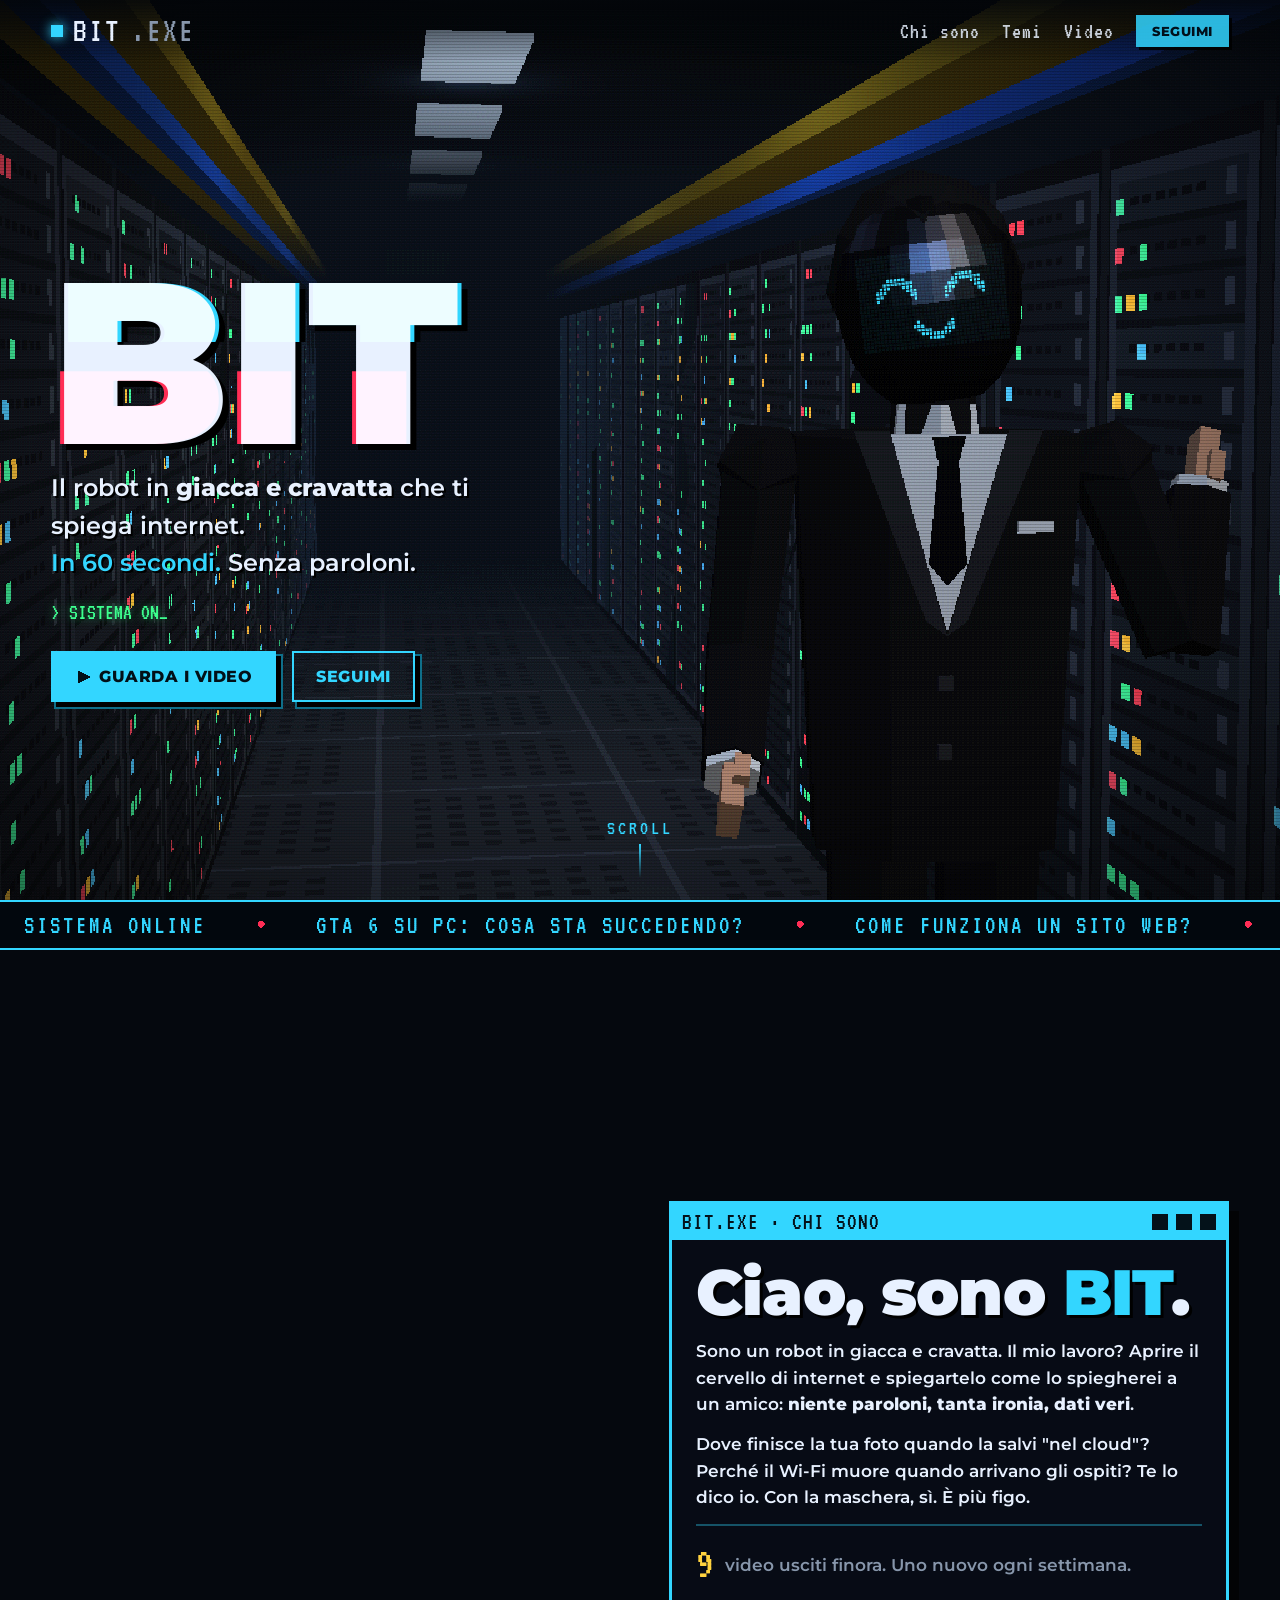
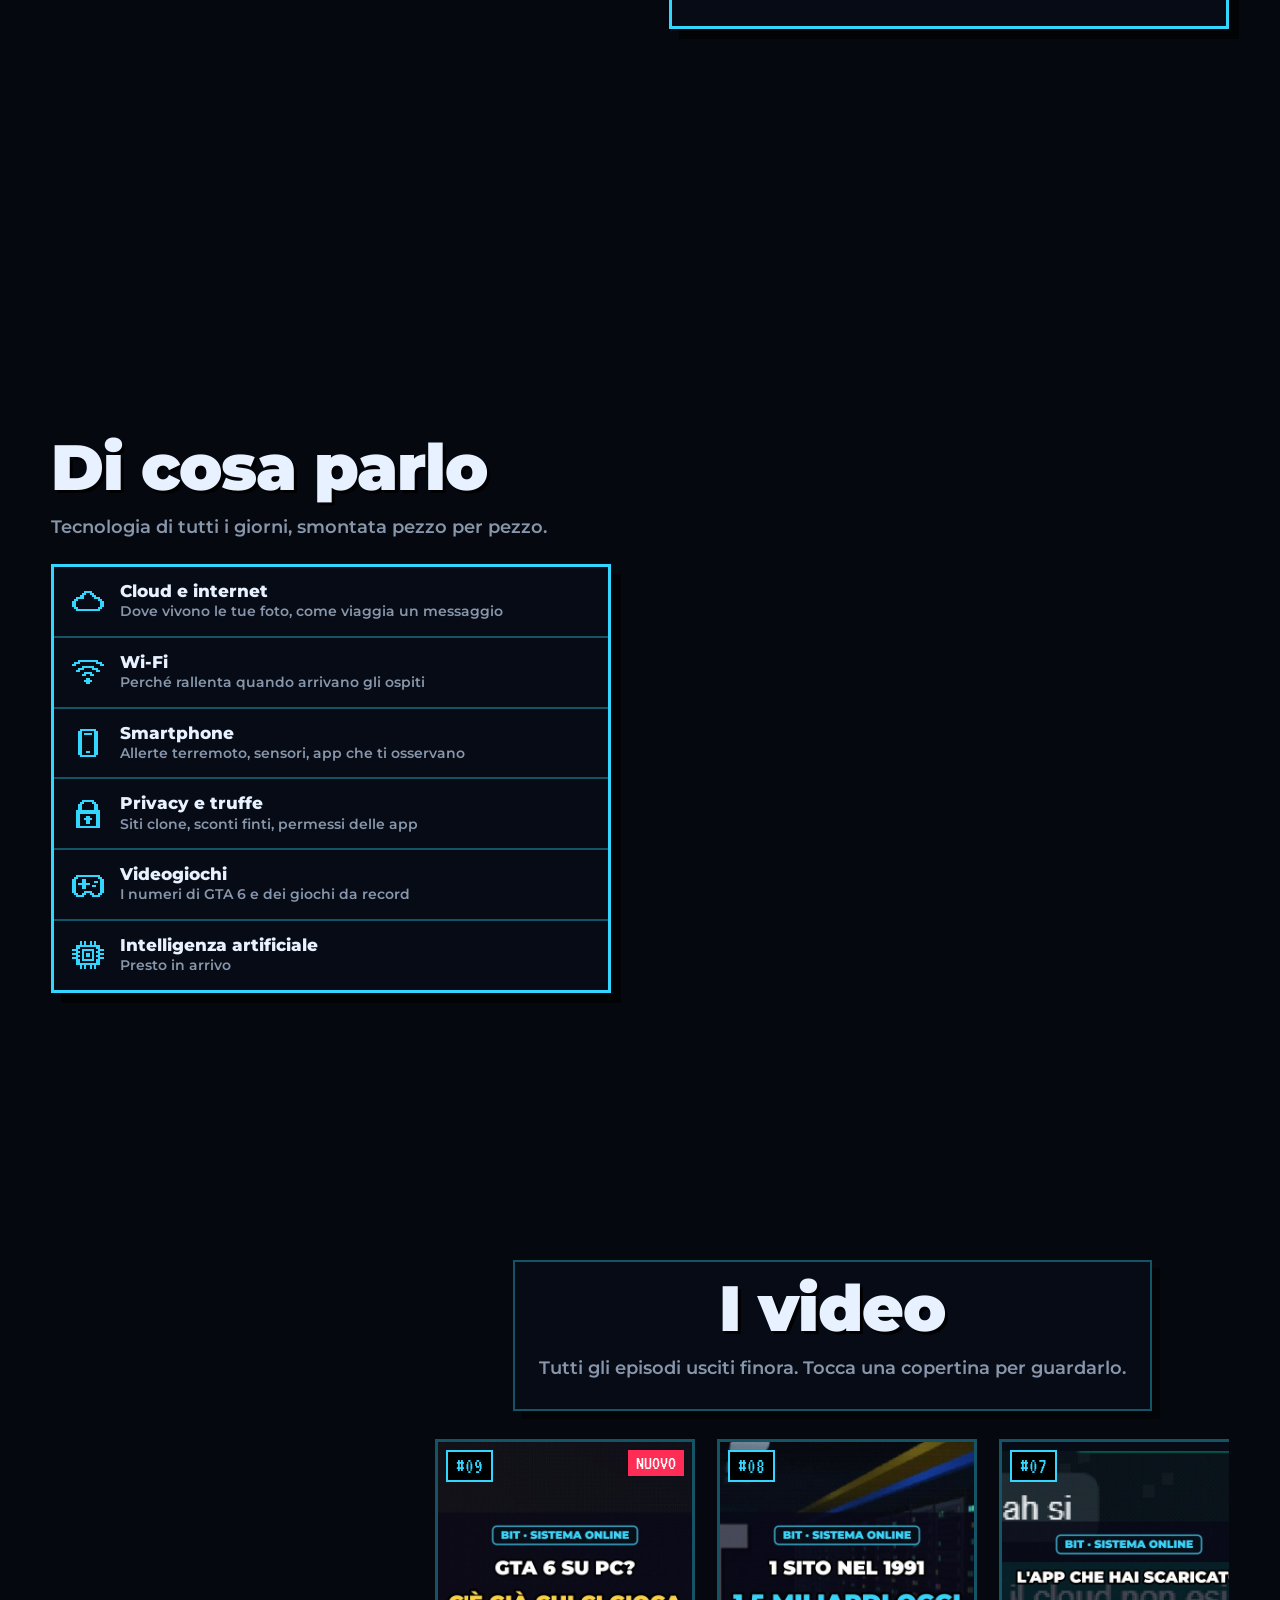
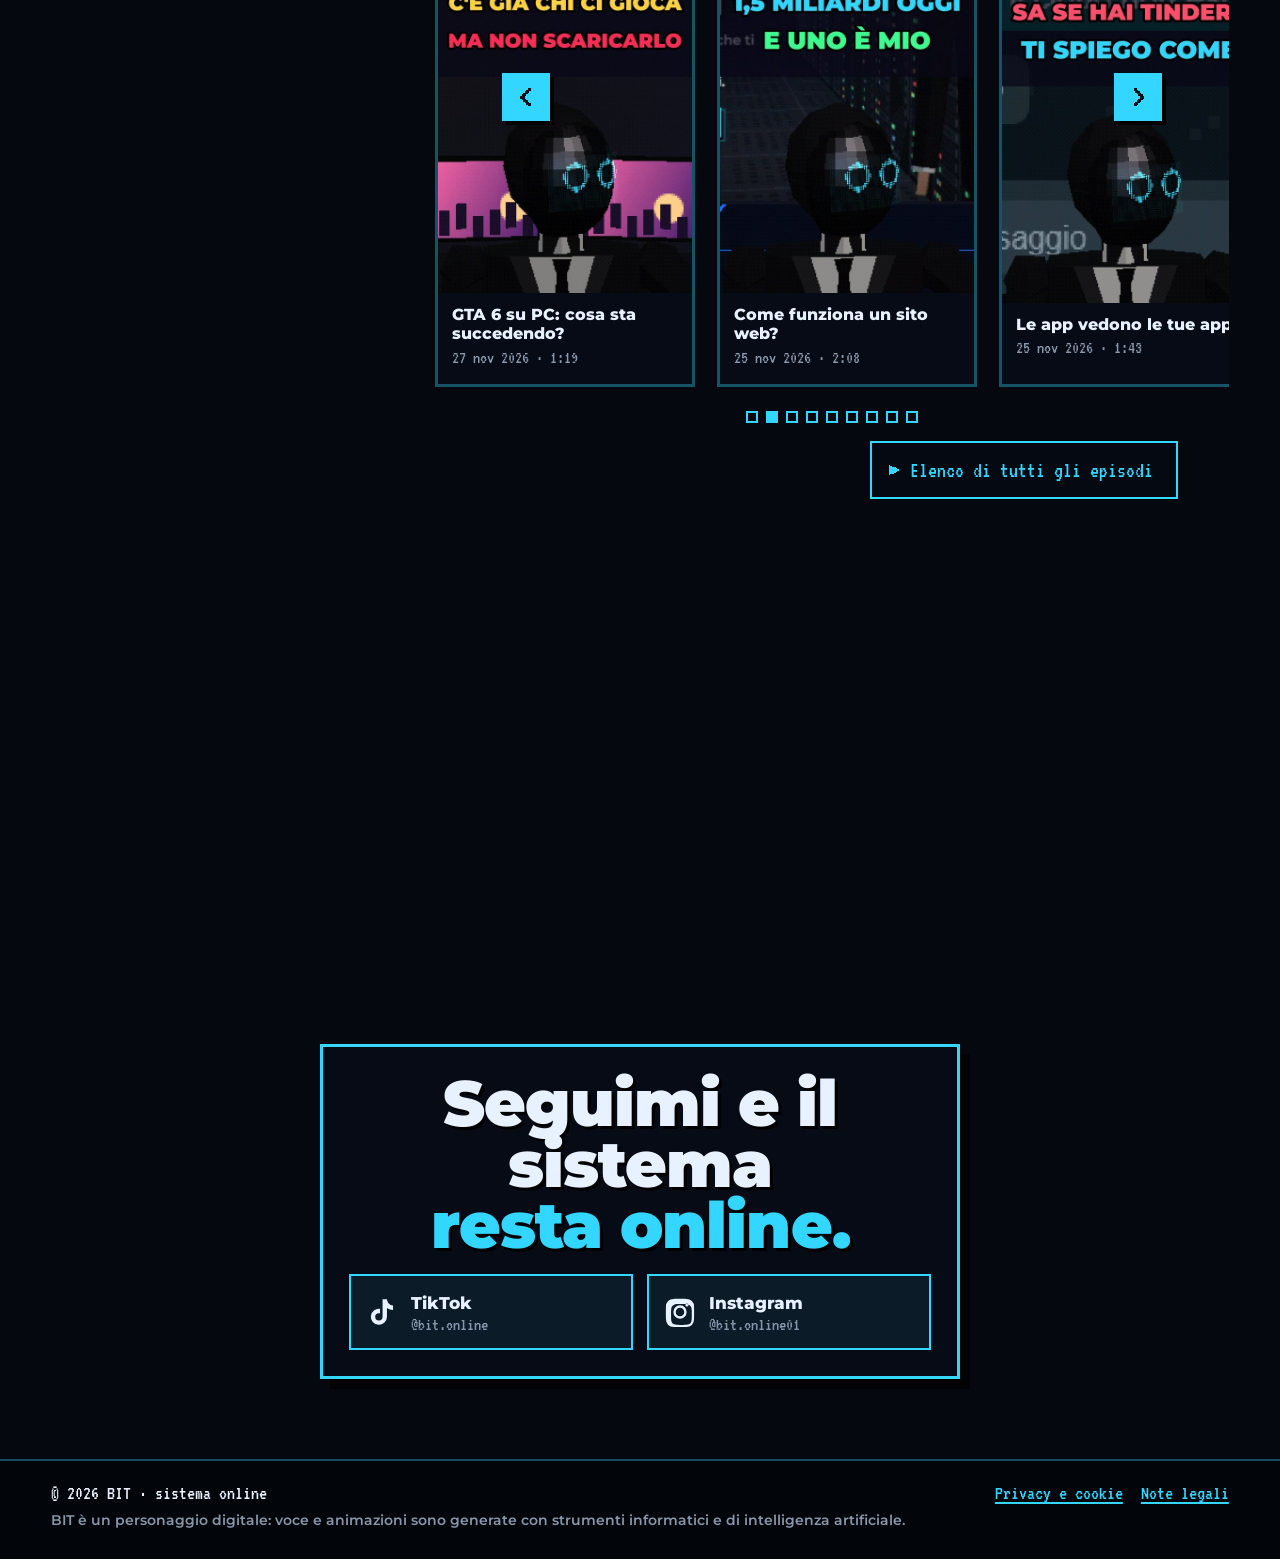
<file: index.html>
<!doctype html>
<html lang="it">
<head>
<meta charset="utf-8">
<meta name="viewport" content="width=device-width, initial-scale=1, viewport-fit=cover">
<title>BIT · Il robot che ti spiega internet e la tecnologia</title>
<meta name="description" content="BIT è il robot in giacca e cravatta che ti spiega internet, smartphone e tecnologia in video brevi: cloud, Wi-Fi, WhatsApp, privacy delle app, allerte terremoto, GTA 6. Tutti gli episodi qui.">
<meta name="robots" content="index, follow, max-image-preview:large">
<link rel="canonical" href="https://bitonline.github.io/">
<meta name="theme-color" content="#05080e">
<meta property="og:site_name" content="BIT · Ti spiego internet">
<meta property="og:locale" content="it_IT">
<meta property="og:type" content="website">
<meta property="og:url" content="https://bitonline.github.io/">
<meta property="og:title" content="BIT · Il robot che ti spiega internet">
<meta property="og:description" content="Il robot in giacca e cravatta che ti apre il cervello di internet: tecnologia di tutti i giorni spiegata in video brevi, con ironia e dati veri.">
<meta property="og:image" content="https://bitonline.github.io/assets/og.jpg">
<meta property="og:image:width" content="1200">
<meta property="og:image:height" content="630">
<meta property="og:image:alt" content="BIT, il robot in giacca e cravatta con la maschera LED">
<meta name="twitter:card" content="summary_large_image">
<meta name="twitter:title" content="BIT · Il robot che ti spiega internet">
<meta name="twitter:description" content="Tecnologia di tutti i giorni spiegata in video brevi, con ironia e dati veri.">
<meta name="twitter:image" content="https://bitonline.github.io/assets/og.jpg">
<link rel="icon" href="/favicon.ico" sizes="any">
<link rel="icon" type="image/png" sizes="48x48" href="/assets/favicon-48.png">
<link rel="icon" type="image/png" sizes="96x96" href="/assets/favicon-96.png">
<link rel="icon" type="image/png" sizes="144x144" href="/assets/favicon-144.png">
<link rel="icon" type="image/png" sizes="192x192" href="assets/icon-192.png">
<link rel="apple-touch-icon" href="assets/apple-touch-icon.png">
<!-- SEO:JSONLD -->
<script type="application/ld+json">
{
 "@context": "https://schema.org",
 "@graph": [
  {
   "@type": "WebSite",
   "@id": "https://bitonline.github.io/#website",
   "url": "https://bitonline.github.io/",
   "name": "BIT · Ti spiego internet",
   "inLanguage": "it-IT",
   "description": "Il robot in giacca e cravatta che ti spiega internet e la tecnologia in video brevi."
  },
  {
   "@type": "Person",
   "@id": "https://bitonline.github.io/#bit",
   "name": "BIT",
   "url": "https://bitonline.github.io/",
   "description": "Personaggio digitale: un robot in giacca e cravatta che spiega la tecnologia di tutti i giorni.",
   "sameAs": [
    "https://www.tiktok.com/@bit.online",
    "https://www.instagram.com/bit.online01/"
   ]
  },
  {
   "@type": "CollectionPage",
   "@id": "https://bitonline.github.io/#page",
   "url": "https://bitonline.github.io/",
   "name": "BIT · Il robot che ti spiega internet e la tecnologia",
   "isPartOf": {
    "@id": "https://bitonline.github.io/#website"
   },
   "about": {
    "@id": "https://bitonline.github.io/#bit"
   },
   "inLanguage": "it-IT",
   "primaryImageOfPage": "https://bitonline.github.io/assets/og.jpg",
   "mainEntity": {
    "@type": "ItemList",
    "itemListOrder": "https://schema.org/ItemListOrderDescending",
    "numberOfItems": 9,
    "itemListElement": [
     {
      "@type": "ListItem",
      "position": 1,
      "item": {
       "@type": "VideoObject",
       "name": "GTA 6 su PC: cosa sta succedendo? · BIT",
       "description": "GTA 6 è uscito solo per console, eppure su PC c'è chi ci gioca: BIT spiega come è nato il fenomeno dei port non ufficiali, la versione Xbox trapelata, l'emulazione e perché i falsi \"GTA 6 per PC\" sono quasi sempre malware.",
       "thumbnailUrl": "https://bitonline.github.io/assets/covers/gta6pc.jpg",
       "uploadDate": "2026-11-27T12:00:00+01:00",
       "duration": "PT1M19S",
       "inLanguage": "it-IT",
       "url": "https://www.tiktok.com/@bit.online/video/7712810472705248534",
       "embedUrl": "https://www.tiktok.com/player/v1/7712810472705248534",
       "creator": {
        "@id": "https://bitonline.github.io/#bit"
       },
       "sameAs": [
        "https://www.instagram.com/reel/DgPk7KVxgNA/"
       ]
      }
     },
     {
      "@type": "ListItem",
      "position": 2,
      "item": {
       "@type": "VideoObject",
       "name": "Come funziona un sito web? · BIT",
       "description": "Dal primo sito del CERN nel 1991 al quasi miliardo e mezzo di oggi: BIT spiega DNS, HTTP e HTTPS, HTML, CSS e JavaScript, perché 3 secondi di caricamento sono troppi e l'IA che scrive codice.",
       "thumbnailUrl": "https://bitonline.github.io/assets/covers/sitoweb.jpg",
       "uploadDate": "2026-11-25T12:00:00+01:00",
       "duration": "PT2M8S",
       "inLanguage": "it-IT",
       "url": "https://www.tiktok.com/@bit.online/video/7712134300853947670",
       "embedUrl": "https://www.tiktok.com/player/v1/7712134300853947670",
       "creator": {
        "@id": "https://bitonline.github.io/#bit"
       },
       "sameAs": [
        "https://www.instagram.com/reel/DgK4iOzx984/"
       ]
      }
     },
     {
      "@type": "ListItem",
      "position": 3,
      "item": {
       "@type": "VideoObject",
       "name": "Le app vedono le tue app? · BIT",
       "description": "Un'app può sapere quali altre app hai sul telefono? Le regole di Android 11, il permesso speciale di Google Play, il limite di 50 app su iPhone e come difenderti.",
       "thumbnailUrl": "https://bitonline.github.io/assets/covers/appspia.jpg",
       "uploadDate": "2026-11-25T12:00:00+01:00",
       "duration": "PT1M43S",
       "inLanguage": "it-IT",
       "url": "https://www.tiktok.com/@bit.online/video/7712113890842217750",
       "embedUrl": "https://www.tiktok.com/player/v1/7712113890842217750",
       "creator": {
        "@id": "https://bitonline.github.io/#bit"
       },
       "sameAs": [
        "https://www.instagram.com/reel/DgKvL99x4J2/"
       ]
      }
     },
     {
      "@type": "ListItem",
      "position": 4,
      "item": {
       "@type": "VideoObject",
       "name": "Il tuo telefono sente i terremoti · BIT",
       "description": "Dal 19 novembre 2026 gli smartphone Android in Italia avvisano dei terremoti. BIT spiega accelerometro, onde P e S e come l'allerta può arrivare prima della scossa.",
       "thumbnailUrl": "https://bitonline.github.io/assets/covers/terremoti.jpg",
       "uploadDate": "2026-11-24T12:00:00+01:00",
       "duration": "PT1M31S",
       "inLanguage": "it-IT",
       "url": "https://www.tiktok.com/@bit.online/video/7711662657539132675",
       "embedUrl": "https://www.tiktok.com/player/v1/7711662657539132675",
       "creator": {
        "@id": "https://bitonline.github.io/#bit"
       },
       "sameAs": [
        "https://www.instagram.com/reel/DgHnV9vRxIz/"
       ]
      }
     },
     {
      "@type": "ListItem",
      "position": 5,
      "item": {
       "@type": "VideoObject",
       "name": "Black Friday: sconti veri? · BIT",
       "description": "Black Friday: sconti veri o finti? La regola dei 30 giorni, il trucco del prezzo gonfiato, i siti clone e tre regole per non farti fregare.",
       "thumbnailUrl": "https://bitonline.github.io/assets/covers/blackfriday.jpg",
       "uploadDate": "2026-11-24T12:00:00+01:00",
       "duration": "PT1M19S",
       "inLanguage": "it-IT",
       "url": "https://www.tiktok.com/@bit.online/video/7711646703689927958",
       "embedUrl": "https://www.tiktok.com/player/v1/7711646703689927958",
       "creator": {
        "@id": "https://bitonline.github.io/#bit"
       },
       "sameAs": [
        "https://www.instagram.com/reel/DgHgLTjx2Uz/"
       ]
      }
     },
     {
      "@type": "ListItem",
      "position": 6,
      "item": {
       "@type": "VideoObject",
       "name": "GTA 6: perché è così enorme · BIT",
       "description": "GTA 6 ha incassato 3,8 miliardi di dollari in un giorno. BIT ripercorre i record di GTA 5, il fenomeno di GTA Online, i trailer e i rinvii fino al lancio di GTA 6 a Vice City.",
       "thumbnailUrl": "https://bitonline.github.io/assets/covers/gta6.jpg",
       "uploadDate": "2026-11-23T12:00:00+01:00",
       "duration": "PT2M4S",
       "inLanguage": "it-IT",
       "url": "https://www.tiktok.com/@bit.online/video/7711481676144151830",
       "embedUrl": "https://www.tiktok.com/player/v1/7711481676144151830",
       "creator": {
        "@id": "https://bitonline.github.io/#bit"
       },
       "sameAs": [
        "https://www.instagram.com/reel/DgGVuxxxQd9/"
       ]
      }
     },
     {
      "@type": "ListItem",
      "position": 7,
      "item": {
       "@type": "VideoObject",
       "name": "Perché il Wi-Fi rallenta · BIT",
       "description": "Perché il Wi-Fi rallenta quando arrivano gli ospiti? Radio, canali affollati, il microonde e la posizione del router: la matematica del Wi-Fi spiegata semplice.",
       "thumbnailUrl": "https://bitonline.github.io/assets/covers/wifi.jpg",
       "uploadDate": "2026-11-23T12:00:00+01:00",
       "duration": "PT1M33S",
       "inLanguage": "it-IT",
       "url": "https://www.tiktok.com/@bit.online/video/7711448889219386646",
       "embedUrl": "https://www.tiktok.com/player/v1/7711448889219386646",
       "creator": {
        "@id": "https://bitonline.github.io/#bit"
       },
       "sameAs": [
        "https://www.instagram.com/reel/DgGHi3hxiX2/"
       ]
      }
     },
     {
      "@type": "ListItem",
      "position": 8,
      "item": {
       "@type": "VideoObject",
       "name": "Come viaggia un messaggio · BIT",
       "description": "Cosa succede quando premi INVIO? Il viaggio di un messaggio WhatsApp tra Wi-Fi, fibra, cavi sottomarini e data center, spiegato da BIT in meno di due minuti.",
       "thumbnailUrl": "https://bitonline.github.io/assets/covers/whatsapp.jpg",
       "uploadDate": "2026-11-23T12:00:00+01:00",
       "duration": "PT1M43S",
       "inLanguage": "it-IT",
       "url": "https://www.tiktok.com/@bit.online/video/7711388653620137238",
       "embedUrl": "https://www.tiktok.com/player/v1/7711388653620137238",
       "creator": {
        "@id": "https://bitonline.github.io/#bit"
       },
       "sameAs": [
        "https://www.instagram.com/reel/DgFsvMfR4sb/"
       ]
      }
     },
     {
      "@type": "ListItem",
      "position": 9,
      "item": {
       "@type": "VideoObject",
       "name": "Il cloud non esiste · BIT",
       "description": "Il cloud non è una nuvola: è un capannone pieno di computer accesi 24 ore su 24. BIT ti spiega dove finiscono davvero le tue foto e perché vengono copiate almeno tre volte.",
       "thumbnailUrl": "https://bitonline.github.io/assets/covers/cloud.jpg",
       "uploadDate": "2026-11-23T12:00:00+01:00",
       "duration": "PT1M26S",
       "inLanguage": "it-IT",
       "url": "https://www.tiktok.com/@bit.online/video/7711343837314174240",
       "embedUrl": "https://www.tiktok.com/player/v1/7711343837314174240",
       "creator": {
        "@id": "https://bitonline.github.io/#bit"
       },
       "sameAs": [
        "https://www.instagram.com/reel/DgFWEkuAqMK/"
       ]
      }
     }
    ]
   }
  }
 ]
}
</script>
<!-- /SEO:JSONLD -->
<link rel="stylesheet" href="css/style.css">
<script type="importmap">
{ "imports": { "three": "./vendor/three.module.js" } }
</script>
</head>
<body>
  <!-- ICONS --><svg xmlns="http://www.w3.org/2000/svg" style="display:none" aria-hidden="true"><symbol id="i-play" viewBox="0 0 16 16"><path d="M3 2h2v1h-2zM3 3h4v1h-4zM3 4h6v1h-6zM3 5h8v1h-8zM3 6h10v1h-10zM3 7h12v1h-12zM3 8h12v1h-12zM3 9h10v1h-10zM3 10h8v1h-8zM3 11h6v1h-6zM3 12h4v1h-4zM3 13h2v1h-2z"/></symbol><symbol id="i-close" viewBox="0 0 16 16"><path d="M2 2h2v1h-2zM12 2h2v1h-2zM2 3h3v1h-3zM11 3h3v1h-3zM3 4h3v1h-3zM10 4h3v1h-3zM4 5h3v1h-3zM9 5h3v1h-3zM5 6h6v1h-6zM6 7h4v1h-4zM6 8h4v1h-4zM5 9h6v1h-6zM4 10h3v1h-3zM9 10h3v1h-3zM3 11h3v1h-3zM10 11h3v1h-3zM2 12h3v1h-3zM11 12h3v1h-3zM2 13h2v1h-2zM12 13h2v1h-2z"/></symbol><symbol id="i-prev" viewBox="0 0 16 16"><path d="M9 2h2v1h-2zM8 3h3v1h-3zM7 4h3v1h-3zM6 5h3v1h-3zM5 6h3v1h-3zM4 7h3v1h-3zM4 8h3v1h-3zM5 9h3v1h-3zM6 10h3v1h-3zM7 11h3v1h-3zM8 12h3v1h-3zM9 13h2v1h-2z"/></symbol><symbol id="i-back" viewBox="0 0 16 16"><path d="M5 3h2v1h-2zM4 4h3v1h-3zM3 5h3v1h-3zM2 6h3v1h-3zM1 7h14v1h-14zM1 8h14v1h-14zM2 9h3v1h-3zM3 10h3v1h-3zM4 11h3v1h-3zM5 12h2v1h-2z"/></symbol><symbol id="i-sep" viewBox="0 0 16 16"><path d="M7 4h2v1h-2zM6 5h4v1h-4zM5 6h6v1h-6zM4 7h8v1h-8zM4 8h8v1h-8zM5 9h6v1h-6zM6 10h4v1h-4zM7 11h2v1h-2z"/></symbol><symbol id="i-cloud" viewBox="0 0 16 16"><path d="M6 3h4v1h-4zM5 4h2v1h-2zM9 4h2v1h-2zM4 5h2v1h-2zM10 5h2v1h-2zM2 6h4v1h-4zM11 6h3v1h-3zM1 7h2v1h-2zM13 7h2v1h-2zM0 8h2v1h-2zM14 8h2v1h-2zM0 9h2v1h-2zM14 9h2v1h-2zM0 10h2v1h-2zM14 10h2v1h-2zM1 11h2v1h-2zM13 11h2v1h-2zM2 12h12v1h-12z"/></symbol><symbol id="i-wifi" viewBox="0 0 16 16"><path d="M3 2h10v1h-10zM1 3h3v1h-3zM12 3h3v1h-3zM0 4h2v1h-2zM14 4h2v1h-2zM5 5h6v1h-6zM3 6h3v1h-3zM10 6h3v1h-3zM2 7h2v1h-2zM12 7h2v1h-2zM6 8h4v1h-4zM5 9h2v1h-2zM9 9h2v1h-2zM7 11h2v1h-2zM6 12h4v1h-4zM7 13h2v1h-2z"/></symbol><symbol id="i-phone" viewBox="0 0 16 16"><path d="M4 1h8v1h-8zM3 2h2v1h-2zM11 2h2v1h-2zM3 3h2v1h-2zM6 3h4v1h-4zM11 3h2v1h-2zM3 4h2v1h-2zM11 4h2v1h-2zM3 5h2v1h-2zM11 5h2v1h-2zM3 6h2v1h-2zM11 6h2v1h-2zM3 7h2v1h-2zM11 7h2v1h-2zM3 8h2v1h-2zM11 8h2v1h-2zM3 9h2v1h-2zM11 9h2v1h-2zM3 10h2v1h-2zM11 10h2v1h-2zM3 11h2v1h-2zM11 11h2v1h-2zM3 12h2v1h-2zM7 12h2v1h-2zM11 12h2v1h-2zM3 13h2v1h-2zM11 13h2v1h-2zM4 14h8v1h-8z"/></symbol><symbol id="i-lock" viewBox="0 0 16 16"><path d="M5 1h6v1h-6zM4 2h2v1h-2zM10 2h2v1h-2zM3 3h2v1h-2zM11 3h2v1h-2zM3 4h2v1h-2zM11 4h2v1h-2zM3 5h2v1h-2zM11 5h2v1h-2zM2 6h12v1h-12zM2 7h12v1h-12zM2 8h2v1h-2zM12 8h2v1h-2zM2 9h2v1h-2zM7 9h2v1h-2zM12 9h2v1h-2zM2 10h2v1h-2zM6 10h4v1h-4zM12 10h2v1h-2zM2 11h2v1h-2zM7 11h2v1h-2zM12 11h2v1h-2zM2 12h2v1h-2zM7 12h2v1h-2zM12 12h2v1h-2zM2 13h2v1h-2zM12 13h2v1h-2zM2 14h12v1h-12z"/></symbol><symbol id="i-pad" viewBox="0 0 16 16"><path d="M2 3h12v1h-12zM1 4h2v1h-2zM13 4h2v1h-2zM0 5h2v1h-2zM5 5h2v1h-2zM14 5h2v1h-2zM0 6h2v1h-2zM5 6h2v1h-2zM11 6h2v1h-2zM14 6h2v1h-2zM0 7h2v1h-2zM3 7h6v1h-6zM14 7h2v1h-2zM0 8h2v1h-2zM5 8h2v1h-2zM10 8h2v1h-2zM14 8h2v1h-2zM0 9h2v1h-2zM5 9h2v1h-2zM14 9h2v1h-2zM0 10h2v1h-2zM14 10h2v1h-2zM0 11h2v1h-2zM6 11h4v1h-4zM14 11h2v1h-2zM1 12h2v1h-2zM5 12h2v1h-2zM9 12h2v1h-2zM13 12h2v1h-2zM2 13h4v1h-4zM10 13h4v1h-4z"/></symbol><symbol id="i-chip" viewBox="0 0 16 16"><path d="M4 1h1v1h-1zM6 1h1v1h-1zM9 1h1v1h-1zM11 1h1v1h-1zM4 2h1v1h-1zM6 2h1v1h-1zM9 2h1v1h-1zM11 2h1v1h-1zM2 3h12v1h-12zM2 4h2v1h-2zM12 4h2v1h-2zM0 5h3v1h-3zM5 5h6v1h-6zM13 5h3v1h-3zM2 6h2v1h-2zM5 6h1v1h-1zM10 6h1v1h-1zM12 6h2v1h-2zM0 7h3v1h-3zM5 7h1v1h-1zM7 7h2v1h-2zM10 7h1v1h-1zM13 7h3v1h-3zM2 8h2v1h-2zM5 8h1v1h-1zM7 8h2v1h-2zM10 8h1v1h-1zM12 8h2v1h-2zM0 9h3v1h-3zM5 9h1v1h-1zM10 9h1v1h-1zM13 9h3v1h-3zM2 10h2v1h-2zM5 10h6v1h-6zM12 10h2v1h-2zM2 11h2v1h-2zM12 11h2v1h-2zM2 12h12v1h-12zM4 13h1v1h-1zM6 13h1v1h-1zM9 13h1v1h-1zM11 13h1v1h-1zM4 14h1v1h-1zM6 14h1v1h-1zM9 14h1v1h-1zM11 14h1v1h-1z"/></symbol></svg><!-- /ICONS -->
  <!-- boot screen -->
  <div id="boot" aria-hidden="true">
    <pre id="bootText"></pre>
    <div class="bootbar"><i id="bootFill"></i></div>
  </div>

  <canvas id="stage" aria-hidden="true"></canvas>
  <div class="crt" aria-hidden="true"></div>

  <header class="nav">
    <a class="logo" href="#top" aria-label="BIT, torna su"><span class="led"></span>BIT<span class="dim">.EXE</span></a>
    <nav>
      <a href="#chi">Chi sono</a>
      <a href="#temi">Temi</a>
      <a href="#video">Video</a>
      <a class="btn btn-sm" href="#segui">Seguimi</a>
    </nav>
  </header>

  <main>
    <!-- HERO -->
    <section id="top" class="sec hero" data-scene="farm" data-side="1" data-gesture="saluta" data-cam="near">
      <div class="panel-wrap left">
        <h1 class="glitch" data-text="BIT">BIT<span class="sr-only"> · il robot che ti spiega internet e la tecnologia</span></h1>
        <p class="lead">Il robot in <b>giacca e cravatta</b> che ti spiega internet.<br><span class="hl">In 60 secondi.</span> Senza paroloni.</p>
        <p class="term status"><span id="typed"></span><span class="caret">_</span></p>
        <div class="ctas">
          <a class="btn" href="#video"><svg class="i" aria-hidden="true"><use href="#i-play"/></svg>Guarda i video</a>
          <a class="btn ghost" href="#segui">Seguimi</a>
        </div>
      </div>
      <a class="scrollhint" href="#chi" aria-label="Scorri giù"><span>SCROLL</span><i></i></a>
    </section>

    <div class="ticker" aria-hidden="true"><div class="ticker-in"><!-- SEO:TICKER --><span>SISTEMA ONLINE</span><span>GTA 6 SU PC: COSA STA SUCCEDENDO?</span><span>COME FUNZIONA UN SITO WEB?</span><span>LE APP VEDONO LE TUE APP?</span><span>IL TUO TELEFONO SENTE I TERREMOTI</span><span>BLACK FRIDAY: SCONTI VERI?</span><span>GTA 6: PERCHÉ È COSÌ ENORME</span><span>PERCHÉ IL WI-FI RALLENTA</span><span>COME VIAGGIA UN MESSAGGIO</span><span>IL CLOUD NON ESISTE</span><span>SISTEMA ONLINE</span><span>GTA 6 SU PC: COSA STA SUCCEDENDO?</span><span>COME FUNZIONA UN SITO WEB?</span><span>LE APP VEDONO LE TUE APP?</span><span>IL TUO TELEFONO SENTE I TERREMOTI</span><span>BLACK FRIDAY: SCONTI VERI?</span><span>GTA 6: PERCHÉ È COSÌ ENORME</span><span>PERCHÉ IL WI-FI RALLENTA</span><span>COME VIAGGIA UN MESSAGGIO</span><span>IL CLOUD NON ESISTE</span><!-- /SEO:TICKER --></div></div>

    <!-- CHI SONO -->
    <section id="chi" class="sec" data-scene="room" data-side="-1" data-gesture="spiega" data-cam="mid">
      <div class="panel-wrap right">
        <article class="win reveal">
          <div class="win-bar"><span>BIT.EXE · CHI SONO</span><i></i><i></i><i></i></div>
          <div class="win-body">
            <h2>Ciao, sono <span class="hl">BIT</span>.</h2>
            <p>Sono un robot in giacca e cravatta. Il mio lavoro? Aprire il cervello di internet e spiegartelo come lo spiegherei a un amico: <b>niente paroloni, tanta ironia, dati veri</b>.</p>
            <p>Dove finisce la tua foto quando la salvi "nel cloud"? Perché il Wi-Fi muore quando arrivano gli ospiti? Te lo dico io. Con la maschera, sì. È più figo.</p>
            <p class="count"><b id="statVideo">–</b> video usciti finora. Uno nuovo ogni settimana.</p>
          </div>
        </article>
      </div>
    </section>

    <!-- TEMI -->
    <section id="temi" class="sec" data-scene="city" data-side="1" data-gesture="indica" data-cam="mid">
      <div class="panel-wrap left">
        <h2 class="reveal">Di cosa parlo</h2>
        <p class="reveal sub">Tecnologia di tutti i giorni, smontata pezzo per pezzo.</p>
        <ul class="topics">
          <li class="topic reveal"><svg class="i" aria-hidden="true"><use href="#i-cloud"/></svg><b>Cloud e internet</b><span>Dove vivono le tue foto, come viaggia un messaggio</span></li>
          <li class="topic reveal"><svg class="i" aria-hidden="true"><use href="#i-wifi"/></svg><b>Wi-Fi</b><span>Perché rallenta quando arrivano gli ospiti</span></li>
          <li class="topic reveal"><svg class="i" aria-hidden="true"><use href="#i-phone"/></svg><b>Smartphone</b><span>Allerte terremoto, sensori, app che ti osservano</span></li>
          <li class="topic reveal"><svg class="i" aria-hidden="true"><use href="#i-lock"/></svg><b>Privacy e truffe</b><span>Siti clone, sconti finti, permessi delle app</span></li>
          <li class="topic reveal"><svg class="i" aria-hidden="true"><use href="#i-pad"/></svg><b>Videogiochi</b><span>I numeri di GTA 6 e dei giochi da record</span></li>
          <li class="topic reveal"><svg class="i" aria-hidden="true"><use href="#i-chip"/></svg><b>Intelligenza artificiale</b><span>Presto in arrivo</span></li>
        </ul>
      </div>
    </section>

    <!-- VIDEO -->
    <section id="video" class="sec videos" data-scene="chat" data-side="-1" data-gesture="indica" data-cam="far">
      <div class="videos-head reveal">
        <h2>I video</h2>
        <p class="sub">Tutti gli episodi usciti finora. Tocca una copertina per guardarlo.</p>
      </div>
      <div class="carousel reveal">
        <button class="car-btn prev" aria-label="Video precedente"><svg class="i" aria-hidden="true"><use href="#i-prev"/></svg></button>
        <div class="track" id="track" tabindex="0" aria-label="Carosello video"></div>
        <button class="car-btn next" aria-label="Video successivo"><svg class="i flip" aria-hidden="true"><use href="#i-prev"/></svg></button>
      </div>
      <div class="dots" id="dots"></div>
      <details class="archive reveal">
        <summary>Elenco di tutti gli episodi</summary>
        <!-- SEO:EPISODES -->
        <ol class="ep-list">
          <li><img src="assets/covers/gta6pc.jpg" alt="Copertina: GTA 6 su PC: cosa sta succedendo?" width="90" height="160" loading="lazy"><div><h3>#09 · GTA 6 su PC: cosa sta succedendo?</h3><p>GTA 6 è uscito solo per console, eppure su PC c&#x27;è chi ci gioca: BIT spiega come è nato il fenomeno dei port non ufficiali, la versione Xbox trapelata, l&#x27;emulazione e perché i falsi &quot;GTA 6 per PC&quot; sono quasi sempre malware.</p><small>27/11/2026 · 1:19 · <a href="https://www.tiktok.com/@bit.online/video/7712810472705248534" target="_blank" rel="noopener">TikTok</a> · <a href="https://www.instagram.com/reel/DgPk7KVxgNA/" target="_blank" rel="noopener">Instagram</a></small></div></li>
          <li><img src="assets/covers/sitoweb.jpg" alt="Copertina: Come funziona un sito web?" width="90" height="160" loading="lazy"><div><h3>#08 · Come funziona un sito web?</h3><p>Dal primo sito del CERN nel 1991 al quasi miliardo e mezzo di oggi: BIT spiega DNS, HTTP e HTTPS, HTML, CSS e JavaScript, perché 3 secondi di caricamento sono troppi e l&#x27;IA che scrive codice.</p><small>25/11/2026 · 2:08 · <a href="https://www.tiktok.com/@bit.online/video/7712134300853947670" target="_blank" rel="noopener">TikTok</a> · <a href="https://www.instagram.com/reel/DgK4iOzx984/" target="_blank" rel="noopener">Instagram</a></small></div></li>
          <li><img src="assets/covers/appspia.jpg" alt="Copertina: Le app vedono le tue app?" width="90" height="160" loading="lazy"><div><h3>#07 · Le app vedono le tue app?</h3><p>Un&#x27;app può sapere quali altre app hai sul telefono? Le regole di Android 11, il permesso speciale di Google Play, il limite di 50 app su iPhone e come difenderti.</p><small>25/11/2026 · 1:43 · <a href="https://www.tiktok.com/@bit.online/video/7712113890842217750" target="_blank" rel="noopener">TikTok</a> · <a href="https://www.instagram.com/reel/DgKvL99x4J2/" target="_blank" rel="noopener">Instagram</a></small></div></li>
          <li><img src="assets/covers/terremoti.jpg" alt="Copertina: Il tuo telefono sente i terremoti" width="90" height="160" loading="lazy"><div><h3>#06 · Il tuo telefono sente i terremoti</h3><p>Dal 19 novembre 2026 gli smartphone Android in Italia avvisano dei terremoti. BIT spiega accelerometro, onde P e S e come l&#x27;allerta può arrivare prima della scossa.</p><small>24/11/2026 · 1:31 · <a href="https://www.tiktok.com/@bit.online/video/7711662657539132675" target="_blank" rel="noopener">TikTok</a> · <a href="https://www.instagram.com/reel/DgHnV9vRxIz/" target="_blank" rel="noopener">Instagram</a></small></div></li>
          <li><img src="assets/covers/blackfriday.jpg" alt="Copertina: Black Friday: sconti veri?" width="90" height="160" loading="lazy"><div><h3>#05 · Black Friday: sconti veri?</h3><p>Black Friday: sconti veri o finti? La regola dei 30 giorni, il trucco del prezzo gonfiato, i siti clone e tre regole per non farti fregare.</p><small>24/11/2026 · 1:19 · <a href="https://www.tiktok.com/@bit.online/video/7711646703689927958" target="_blank" rel="noopener">TikTok</a> · <a href="https://www.instagram.com/reel/DgHgLTjx2Uz/" target="_blank" rel="noopener">Instagram</a></small></div></li>
          <li><img src="assets/covers/gta6.jpg" alt="Copertina: GTA 6: perché è così enorme" width="90" height="160" loading="lazy"><div><h3>#04 · GTA 6: perché è così enorme</h3><p>GTA 6 ha incassato 3,8 miliardi di dollari in un giorno. BIT ripercorre i record di GTA 5, il fenomeno di GTA Online, i trailer e i rinvii fino al lancio di GTA 6 a Vice City.</p><small>23/11/2026 · 2:04 · <a href="https://www.tiktok.com/@bit.online/video/7711481676144151830" target="_blank" rel="noopener">TikTok</a> · <a href="https://www.instagram.com/reel/DgGVuxxxQd9/" target="_blank" rel="noopener">Instagram</a></small></div></li>
          <li><img src="assets/covers/wifi.jpg" alt="Copertina: Perché il Wi-Fi rallenta" width="90" height="160" loading="lazy"><div><h3>#03 · Perché il Wi-Fi rallenta</h3><p>Perché il Wi-Fi rallenta quando arrivano gli ospiti? Radio, canali affollati, il microonde e la posizione del router: la matematica del Wi-Fi spiegata semplice.</p><small>23/11/2026 · 1:33 · <a href="https://www.tiktok.com/@bit.online/video/7711448889219386646" target="_blank" rel="noopener">TikTok</a> · <a href="https://www.instagram.com/reel/DgGHi3hxiX2/" target="_blank" rel="noopener">Instagram</a></small></div></li>
          <li><img src="assets/covers/whatsapp.jpg" alt="Copertina: Come viaggia un messaggio" width="90" height="160" loading="lazy"><div><h3>#02 · Come viaggia un messaggio</h3><p>Cosa succede quando premi INVIO? Il viaggio di un messaggio WhatsApp tra Wi-Fi, fibra, cavi sottomarini e data center, spiegato da BIT in meno di due minuti.</p><small>23/11/2026 · 1:43 · <a href="https://www.tiktok.com/@bit.online/video/7711388653620137238" target="_blank" rel="noopener">TikTok</a> · <a href="https://www.instagram.com/reel/DgFsvMfR4sb/" target="_blank" rel="noopener">Instagram</a></small></div></li>
          <li><img src="assets/covers/cloud.jpg" alt="Copertina: Il cloud non esiste" width="90" height="160" loading="lazy"><div><h3>#01 · Il cloud non esiste</h3><p>Il cloud non è una nuvola: è un capannone pieno di computer accesi 24 ore su 24. BIT ti spiega dove finiscono davvero le tue foto e perché vengono copiate almeno tre volte.</p><small>23/11/2026 · 1:26 · <a href="https://www.tiktok.com/@bit.online/video/7711343837314174240" target="_blank" rel="noopener">TikTok</a> · <a href="https://www.instagram.com/reel/DgFWEkuAqMK/" target="_blank" rel="noopener">Instagram</a></small></div></li>
        </ol>
        <!-- /SEO:EPISODES -->
      </details>
    </section>

    <!-- SEGUI -->
    <section id="segui" class="sec cta" data-scene="ocean" data-side="0" data-gesture="saluta" data-cam="mid" data-expr="happy">
      <div class="cta-box reveal">
        <h2>Seguimi e il sistema<br><span class="hl">resta online.</span></h2>
        <div class="socials">
          <a class="social tt" href="https://www.tiktok.com/@bit.online" target="_blank" rel="noopener">
            <svg viewBox="0 0 24 24" aria-hidden="true"><path d="M16.6 5.8A4.3 4.3 0 0 1 15.5 3h-3.1v12.4a2.6 2.6 0 1 1-2.6-2.6c.3 0 .5 0 .8.1V9.7a5.7 5.7 0 1 0 4.9 5.7V9.1a7.3 7.3 0 0 0 4.3 1.4V7.4a4.3 4.3 0 0 1-3.2-1.6z"/></svg>
            <span><b>TikTok</b><small>@bit.online</small></span>
          </a>
          <a class="social ig" href="https://www.instagram.com/bit.online01/" target="_blank" rel="noopener">
            <svg viewBox="0 0 24 24" aria-hidden="true"><path d="M12 7.3A4.7 4.7 0 1 0 16.7 12 4.7 4.7 0 0 0 12 7.3zm0 7.7a3 3 0 1 1 3-3 3 3 0 0 1-3 3zm6-7.9a1.1 1.1 0 1 1-1.1-1.1A1.1 1.1 0 0 1 18 7.1zM21.9 8.2a5.4 5.4 0 0 0-1.5-3.9 5.5 5.5 0 0 0-3.9-1.5C15 2.7 9 2.7 7.5 2.8a5.5 5.5 0 0 0-3.9 1.5 5.5 5.5 0 0 0-1.5 3.9C2 9.7 2 15.7 2.1 17.2a5.4 5.4 0 0 0 1.5 3.9 5.5 5.5 0 0 0 3.9 1.5c1.5.1 7.5.1 9 0a5.4 5.4 0 0 0 3.9-1.5 5.5 5.5 0 0 0 1.5-3.9c.1-1.5.1-7.5 0-9zM19.9 19a3 3 0 0 1-1.7 1.7c-1.2.5-4 .4-5.2.4s-4.1.1-5.2-.4A3 3 0 0 1 6.1 19c-.5-1.2-.4-4-.4-5.3s-.1-4 .4-5.2A3 3 0 0 1 7.8 6.8C9 6.3 11.8 6.4 13 6.4s4.1-.1 5.2.4A3 3 0 0 1 19.9 8.5c.5 1.2.4 4 .4 5.2s.1 4.1-.4 5.3z"/></svg>
            <span><b>Instagram</b><small>@bit.online01</small></span>
          </a>
        </div>
      </div>
    </section>
  </main>

  <footer class="foot">
    <span>© <span id="year"></span> BIT · sistema online</span>
    <nav class="legal"><a href="privacy.html">Privacy e cookie</a><a href="note-legali.html">Note legali</a></nav>
    <span class="dim small">BIT è un personaggio digitale: voce e animazioni sono generate con strumenti informatici e di intelligenza artificiale.</span>
  </footer>

  <!-- video modal -->
  <div class="modal" id="modal" role="dialog" aria-modal="true" aria-label="Video" hidden>
    <div class="modal-box">
      <div class="win-bar"><span id="modalTitle">BIT.EXE · VIDEO</span><button class="close" id="modalClose" aria-label="Chiudi"><svg class="i" aria-hidden="true"><use href="#i-close"/></svg></button></div>
      <div class="player" id="player"></div>
      <div class="consent" id="consent" hidden>
        <p><b>Il video è ospitato da <span id="consentPlat">TikTok</span>.</b> Se lo guardi qui, la piattaforma riceve il tuo indirizzo IP e può impostare i propri cookie. <a href="privacy.html#terzi">Dettagli</a></p>
        <label class="remember"><input type="checkbox" id="consentRemember"> Ricorda la mia scelta su questo dispositivo</label>
        <button class="btn" id="consentOk" type="button"><svg class="i" aria-hidden="true"><use href="#i-play"/></svg>Guarda qui</button>
      </div>
      <div class="modal-links" id="modalLinks"></div>
    </div>
  </div>

  <script type="module" src="js/main.js"></script>
</body>
</html>
</file>
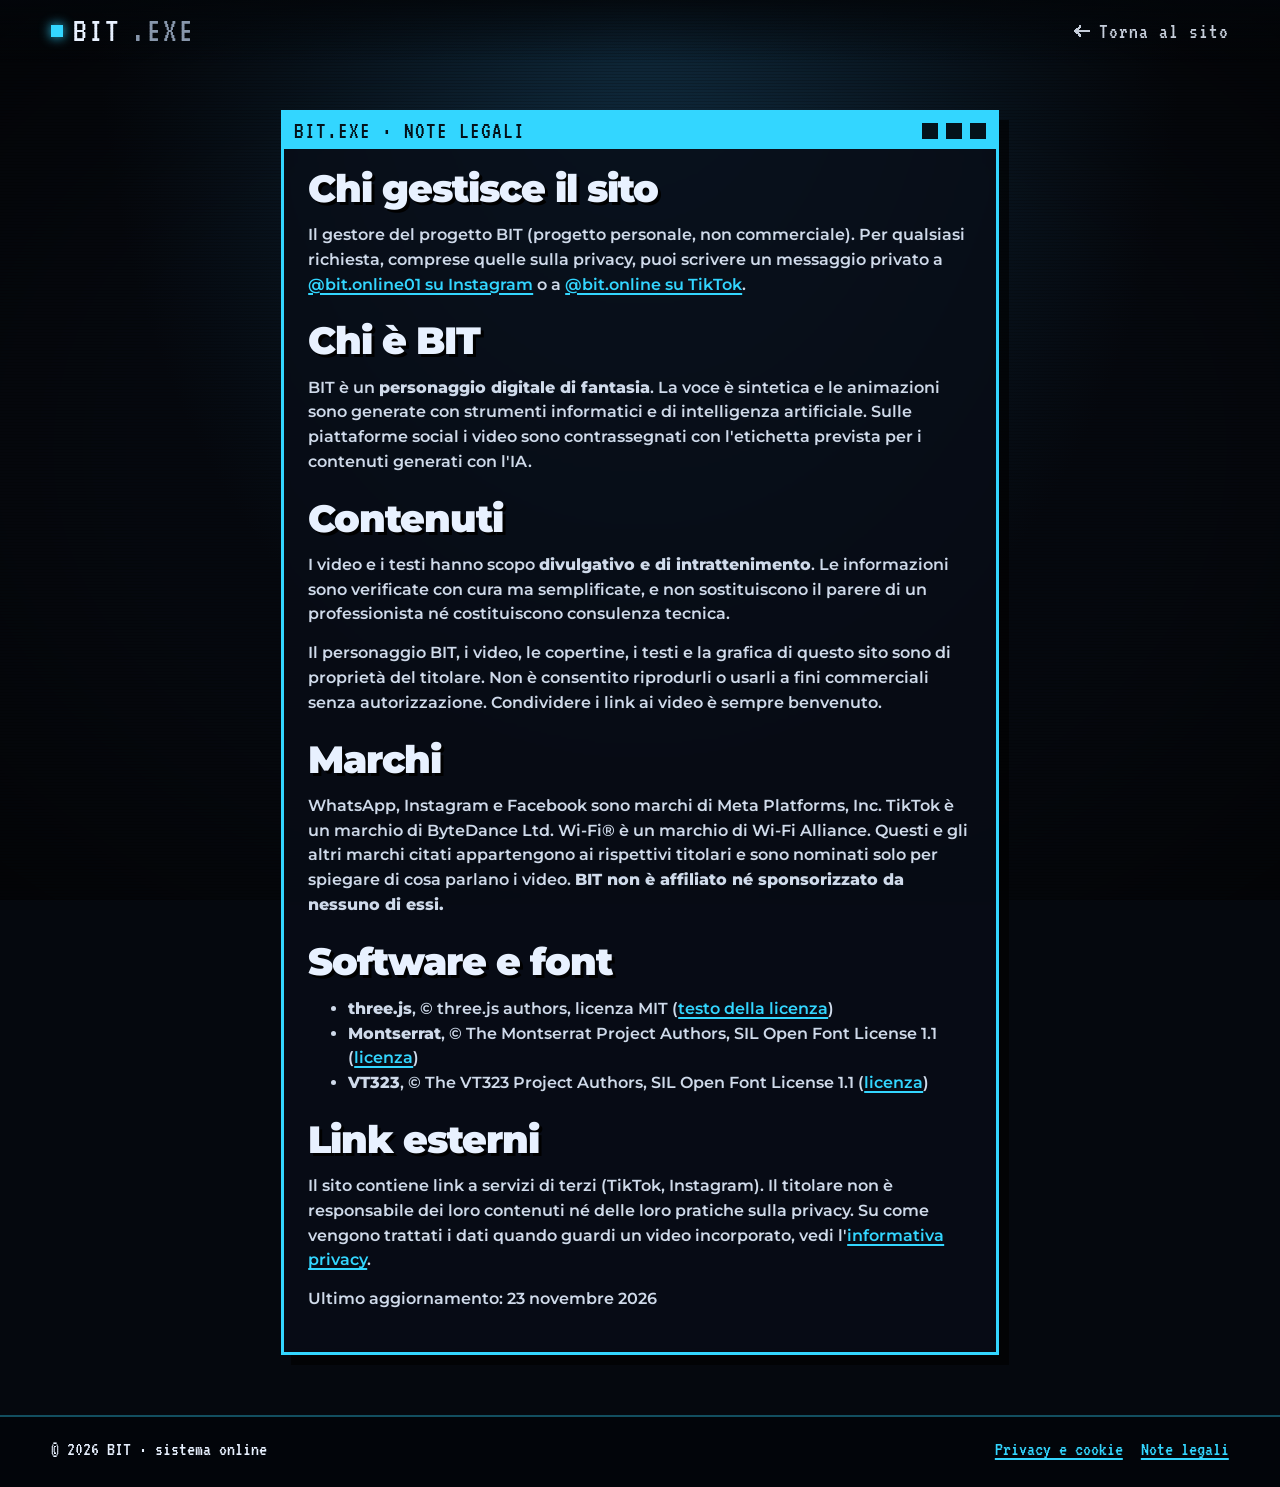
<file: note-legali.html>
<!doctype html>
<html lang="it">
<head>
<meta charset="utf-8">
<meta name="viewport" content="width=device-width, initial-scale=1, viewport-fit=cover">
<title>Note legali · BIT</title>
<meta name="robots" content="noindex">
<meta name="theme-color" content="#05080e">
<link rel="icon" href="/favicon.ico" sizes="any">
<link rel="icon" type="image/png" sizes="48x48" href="/assets/favicon-48.png">
<link rel="icon" type="image/png" sizes="96x96" href="/assets/favicon-96.png">
<link rel="icon" type="image/png" sizes="144x144" href="/assets/favicon-144.png">
<link rel="stylesheet" href="css/style.css">
</head>
<body>
  <!-- ICONS --><svg xmlns="http://www.w3.org/2000/svg" style="display:none" aria-hidden="true"><symbol id="i-play" viewBox="0 0 16 16"><path d="M3 2h2v1h-2zM3 3h4v1h-4zM3 4h6v1h-6zM3 5h8v1h-8zM3 6h10v1h-10zM3 7h12v1h-12zM3 8h12v1h-12zM3 9h10v1h-10zM3 10h8v1h-8zM3 11h6v1h-6zM3 12h4v1h-4zM3 13h2v1h-2z"/></symbol><symbol id="i-close" viewBox="0 0 16 16"><path d="M2 2h2v1h-2zM12 2h2v1h-2zM2 3h3v1h-3zM11 3h3v1h-3zM3 4h3v1h-3zM10 4h3v1h-3zM4 5h3v1h-3zM9 5h3v1h-3zM5 6h6v1h-6zM6 7h4v1h-4zM6 8h4v1h-4zM5 9h6v1h-6zM4 10h3v1h-3zM9 10h3v1h-3zM3 11h3v1h-3zM10 11h3v1h-3zM2 12h3v1h-3zM11 12h3v1h-3zM2 13h2v1h-2zM12 13h2v1h-2z"/></symbol><symbol id="i-prev" viewBox="0 0 16 16"><path d="M9 2h2v1h-2zM8 3h3v1h-3zM7 4h3v1h-3zM6 5h3v1h-3zM5 6h3v1h-3zM4 7h3v1h-3zM4 8h3v1h-3zM5 9h3v1h-3zM6 10h3v1h-3zM7 11h3v1h-3zM8 12h3v1h-3zM9 13h2v1h-2z"/></symbol><symbol id="i-back" viewBox="0 0 16 16"><path d="M5 3h2v1h-2zM4 4h3v1h-3zM3 5h3v1h-3zM2 6h3v1h-3zM1 7h14v1h-14zM1 8h14v1h-14zM2 9h3v1h-3zM3 10h3v1h-3zM4 11h3v1h-3zM5 12h2v1h-2z"/></symbol><symbol id="i-sep" viewBox="0 0 16 16"><path d="M7 4h2v1h-2zM6 5h4v1h-4zM5 6h6v1h-6zM4 7h8v1h-8zM4 8h8v1h-8zM5 9h6v1h-6zM6 10h4v1h-4zM7 11h2v1h-2z"/></symbol><symbol id="i-cloud" viewBox="0 0 16 16"><path d="M6 3h4v1h-4zM5 4h2v1h-2zM9 4h2v1h-2zM4 5h2v1h-2zM10 5h2v1h-2zM2 6h4v1h-4zM11 6h3v1h-3zM1 7h2v1h-2zM13 7h2v1h-2zM0 8h2v1h-2zM14 8h2v1h-2zM0 9h2v1h-2zM14 9h2v1h-2zM0 10h2v1h-2zM14 10h2v1h-2zM1 11h2v1h-2zM13 11h2v1h-2zM2 12h12v1h-12z"/></symbol><symbol id="i-wifi" viewBox="0 0 16 16"><path d="M3 2h10v1h-10zM1 3h3v1h-3zM12 3h3v1h-3zM0 4h2v1h-2zM14 4h2v1h-2zM5 5h6v1h-6zM3 6h3v1h-3zM10 6h3v1h-3zM2 7h2v1h-2zM12 7h2v1h-2zM6 8h4v1h-4zM5 9h2v1h-2zM9 9h2v1h-2zM7 11h2v1h-2zM6 12h4v1h-4zM7 13h2v1h-2z"/></symbol><symbol id="i-phone" viewBox="0 0 16 16"><path d="M4 1h8v1h-8zM3 2h2v1h-2zM11 2h2v1h-2zM3 3h2v1h-2zM6 3h4v1h-4zM11 3h2v1h-2zM3 4h2v1h-2zM11 4h2v1h-2zM3 5h2v1h-2zM11 5h2v1h-2zM3 6h2v1h-2zM11 6h2v1h-2zM3 7h2v1h-2zM11 7h2v1h-2zM3 8h2v1h-2zM11 8h2v1h-2zM3 9h2v1h-2zM11 9h2v1h-2zM3 10h2v1h-2zM11 10h2v1h-2zM3 11h2v1h-2zM11 11h2v1h-2zM3 12h2v1h-2zM7 12h2v1h-2zM11 12h2v1h-2zM3 13h2v1h-2zM11 13h2v1h-2zM4 14h8v1h-8z"/></symbol><symbol id="i-lock" viewBox="0 0 16 16"><path d="M5 1h6v1h-6zM4 2h2v1h-2zM10 2h2v1h-2zM3 3h2v1h-2zM11 3h2v1h-2zM3 4h2v1h-2zM11 4h2v1h-2zM3 5h2v1h-2zM11 5h2v1h-2zM2 6h12v1h-12zM2 7h12v1h-12zM2 8h2v1h-2zM12 8h2v1h-2zM2 9h2v1h-2zM7 9h2v1h-2zM12 9h2v1h-2zM2 10h2v1h-2zM6 10h4v1h-4zM12 10h2v1h-2zM2 11h2v1h-2zM7 11h2v1h-2zM12 11h2v1h-2zM2 12h2v1h-2zM7 12h2v1h-2zM12 12h2v1h-2zM2 13h2v1h-2zM12 13h2v1h-2zM2 14h12v1h-12z"/></symbol><symbol id="i-pad" viewBox="0 0 16 16"><path d="M2 3h12v1h-12zM1 4h2v1h-2zM13 4h2v1h-2zM0 5h2v1h-2zM5 5h2v1h-2zM14 5h2v1h-2zM0 6h2v1h-2zM5 6h2v1h-2zM11 6h2v1h-2zM14 6h2v1h-2zM0 7h2v1h-2zM3 7h6v1h-6zM14 7h2v1h-2zM0 8h2v1h-2zM5 8h2v1h-2zM10 8h2v1h-2zM14 8h2v1h-2zM0 9h2v1h-2zM5 9h2v1h-2zM14 9h2v1h-2zM0 10h2v1h-2zM14 10h2v1h-2zM0 11h2v1h-2zM6 11h4v1h-4zM14 11h2v1h-2zM1 12h2v1h-2zM5 12h2v1h-2zM9 12h2v1h-2zM13 12h2v1h-2zM2 13h4v1h-4zM10 13h4v1h-4z"/></symbol><symbol id="i-chip" viewBox="0 0 16 16"><path d="M4 1h1v1h-1zM6 1h1v1h-1zM9 1h1v1h-1zM11 1h1v1h-1zM4 2h1v1h-1zM6 2h1v1h-1zM9 2h1v1h-1zM11 2h1v1h-1zM2 3h12v1h-12zM2 4h2v1h-2zM12 4h2v1h-2zM0 5h3v1h-3zM5 5h6v1h-6zM13 5h3v1h-3zM2 6h2v1h-2zM5 6h1v1h-1zM10 6h1v1h-1zM12 6h2v1h-2zM0 7h3v1h-3zM5 7h1v1h-1zM7 7h2v1h-2zM10 7h1v1h-1zM13 7h3v1h-3zM2 8h2v1h-2zM5 8h1v1h-1zM7 8h2v1h-2zM10 8h1v1h-1zM12 8h2v1h-2zM0 9h3v1h-3zM5 9h1v1h-1zM10 9h1v1h-1zM13 9h3v1h-3zM2 10h2v1h-2zM5 10h6v1h-6zM12 10h2v1h-2zM2 11h2v1h-2zM12 11h2v1h-2zM2 12h12v1h-12zM4 13h1v1h-1zM6 13h1v1h-1zM9 13h1v1h-1zM11 13h1v1h-1zM4 14h1v1h-1zM6 14h1v1h-1zM9 14h1v1h-1zM11 14h1v1h-1z"/></symbol></svg><!-- /ICONS -->
  <div class="legal-bg" aria-hidden="true"></div>
  <div class="crt" aria-hidden="true"></div>
  <header class="nav">
    <a class="logo" href="index.html" aria-label="Torna al sito di BIT"><span class="led"></span>BIT<span class="dim">.EXE</span></a>
    <nav><a class="back" href="index.html"><svg class="i" aria-hidden="true"><use href="#i-back"/></svg>Torna al sito</a></nav>
  </header>

  <main class="legal-page">
    <article class="win">
      <div class="win-bar"><span>BIT.EXE · NOTE LEGALI</span><i></i><i></i><i></i></div>
      <div class="win-body">
        <h2>Chi gestisce il sito</h2>
        <p>Il gestore del progetto BIT (progetto personale, non commerciale). Per qualsiasi richiesta, comprese quelle sulla privacy, puoi scrivere un messaggio privato a <a href="https://www.instagram.com/bit.online01/" target="_blank" rel="noopener">@bit.online01 su Instagram</a> o a <a href="https://www.tiktok.com/@bit.online" target="_blank" rel="noopener">@bit.online su TikTok</a>.</p>

        <h2>Chi è BIT</h2>
        <p>BIT è un <b>personaggio digitale di fantasia</b>. La voce è sintetica e le animazioni sono generate con strumenti informatici e di intelligenza artificiale. Sulle piattaforme social i video sono contrassegnati con l'etichetta prevista per i contenuti generati con l'IA.</p>

        <h2>Contenuti</h2>
        <p>I video e i testi hanno scopo <b>divulgativo e di intrattenimento</b>. Le informazioni sono verificate con cura ma semplificate, e non sostituiscono il parere di un professionista né costituiscono consulenza tecnica.</p>
        <p>Il personaggio BIT, i video, le copertine, i testi e la grafica di questo sito sono di proprietà del titolare. Non è consentito riprodurli o usarli a fini commerciali senza autorizzazione. Condividere i link ai video è sempre benvenuto.</p>

        <h2>Marchi</h2>
        <p>WhatsApp, Instagram e Facebook sono marchi di Meta Platforms, Inc. TikTok è un marchio di ByteDance Ltd. Wi-Fi® è un marchio di Wi-Fi Alliance. Questi e gli altri marchi citati appartengono ai rispettivi titolari e sono nominati solo per spiegare di cosa parlano i video. <b>BIT non è affiliato né sponsorizzato da nessuno di essi.</b></p>

        <h2>Software e font</h2>
        <ul>
          <li><b>three.js</b>, © three.js authors, licenza MIT (<a href="vendor/LICENSE-three.txt">testo della licenza</a>)</li>
          <li><b>Montserrat</b>, © The Montserrat Project Authors, SIL Open Font License 1.1 (<a href="assets/fonts/OFL-Montserrat.txt">licenza</a>)</li>
          <li><b>VT323</b>, © The VT323 Project Authors, SIL Open Font License 1.1 (<a href="assets/fonts/OFL-VT323.txt">licenza</a>)</li>
        </ul>

        <h2>Link esterni</h2>
        <p>Il sito contiene link a servizi di terzi (TikTok, Instagram). Il titolare non è responsabile dei loro contenuti né delle loro pratiche sulla privacy. Su come vengono trattati i dati quando guardi un video incorporato, vedi l'<a href="privacy.html#terzi">informativa privacy</a>.</p>

        <p class="dim">Ultimo aggiornamento: 23 novembre 2026</p>
      </div>
    </article>
  </main>

  <footer class="foot">
    <span>© <span id="year"></span> BIT · sistema online</span>
    <nav class="legal"><a href="privacy.html">Privacy e cookie</a><a href="note-legali.html">Note legali</a></nav>
  </footer>
  <script>document.getElementById('year').textContent = new Date().getFullYear();</script>
</body>
</html>
</file>
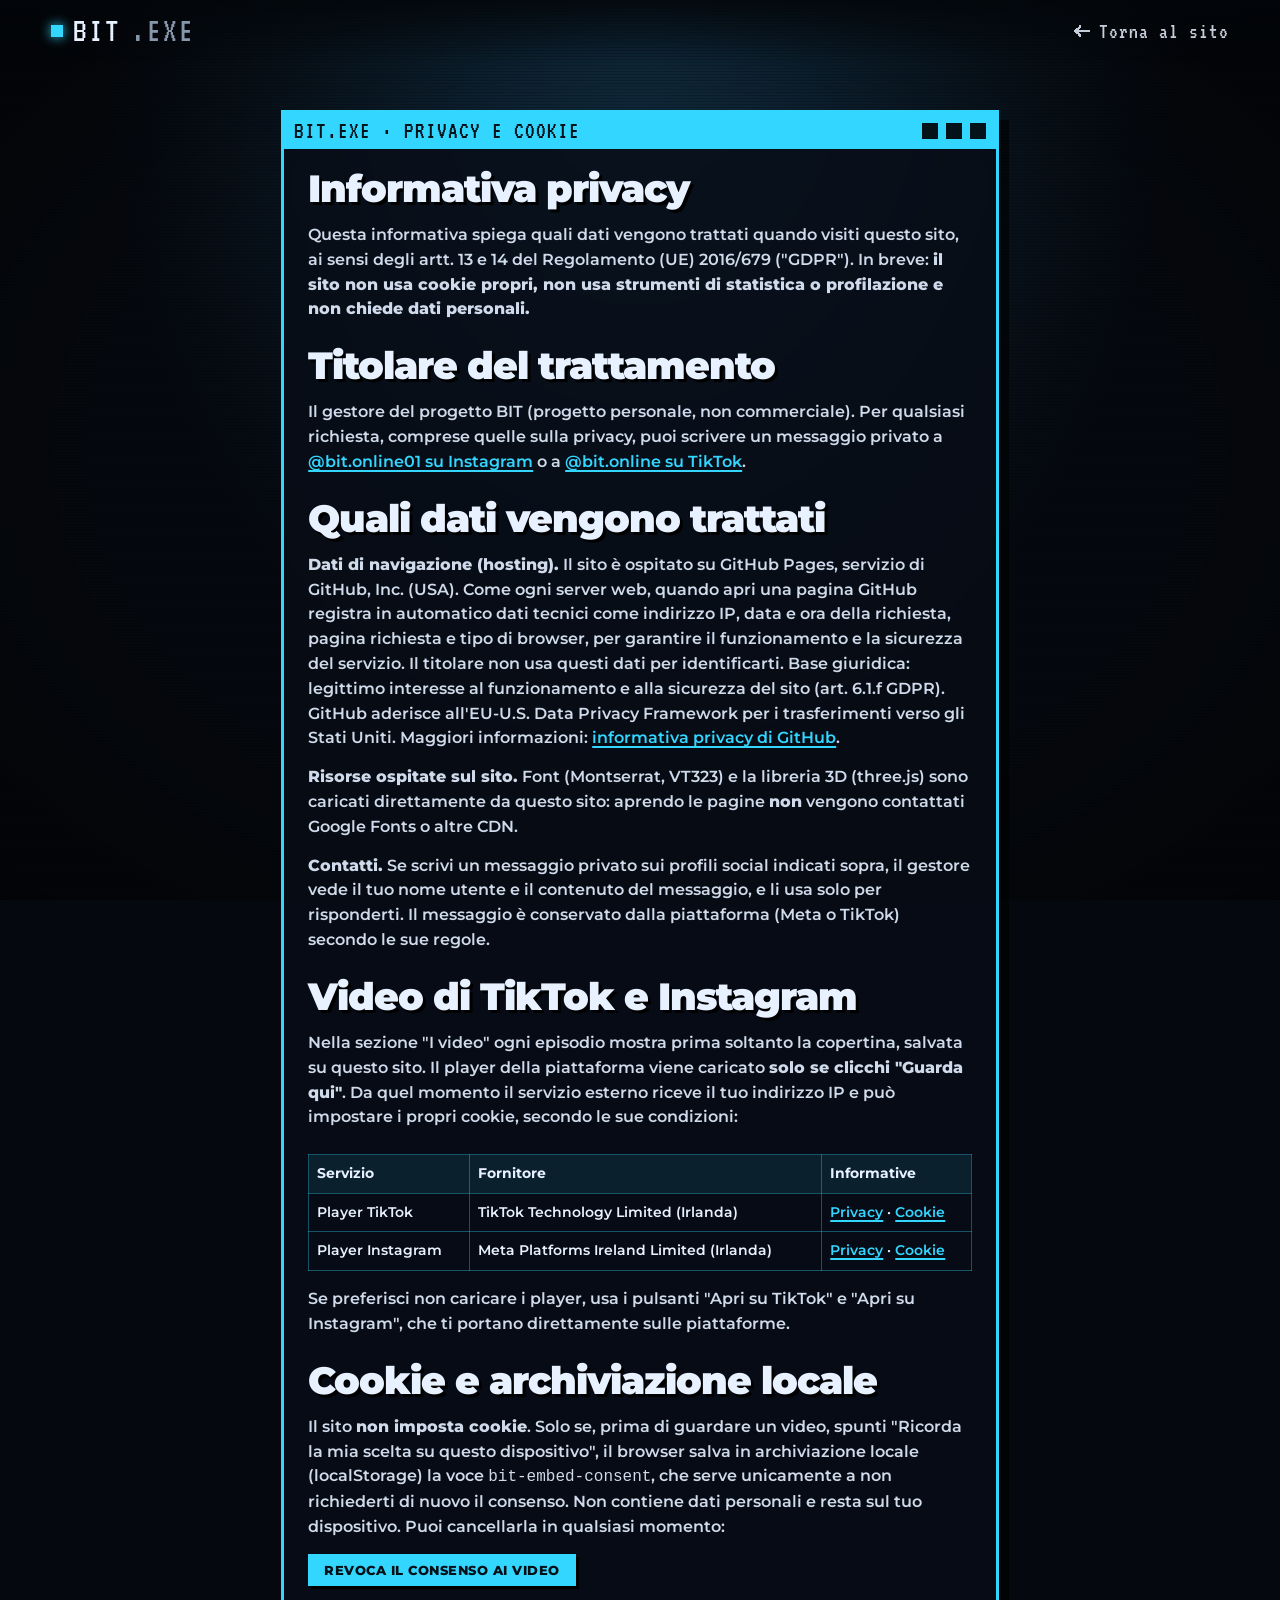
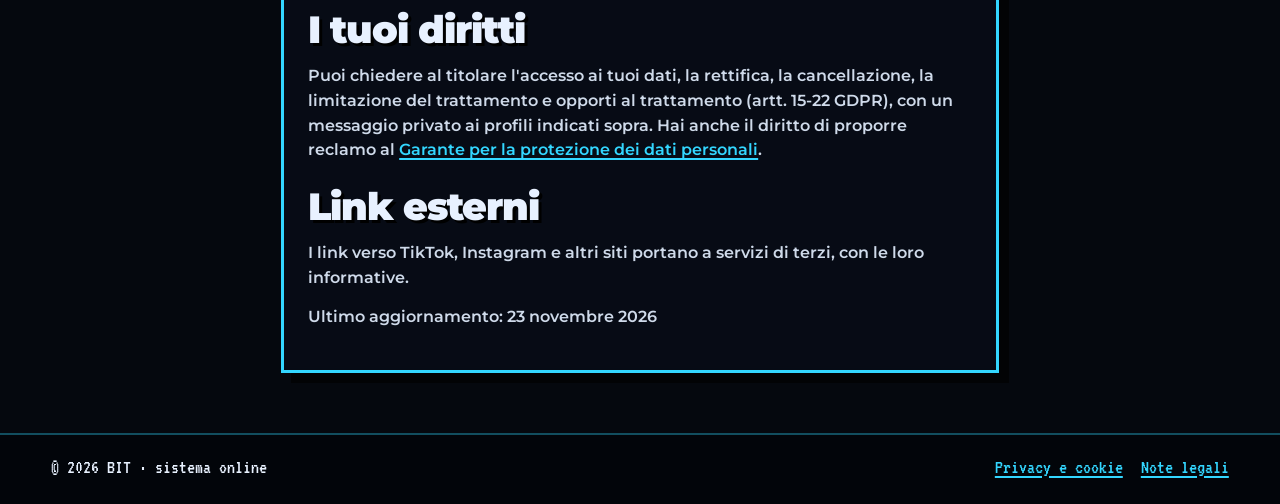
<file: privacy.html>
<!doctype html>
<html lang="it">
<head>
<meta charset="utf-8">
<meta name="viewport" content="width=device-width, initial-scale=1, viewport-fit=cover">
<title>Privacy e cookie · BIT</title>
<meta name="robots" content="noindex">
<meta name="theme-color" content="#05080e">
<link rel="icon" href="/favicon.ico" sizes="any">
<link rel="icon" type="image/png" sizes="48x48" href="/assets/favicon-48.png">
<link rel="icon" type="image/png" sizes="96x96" href="/assets/favicon-96.png">
<link rel="icon" type="image/png" sizes="144x144" href="/assets/favicon-144.png">
<link rel="stylesheet" href="css/style.css">
</head>
<body>
  <!-- ICONS --><svg xmlns="http://www.w3.org/2000/svg" style="display:none" aria-hidden="true"><symbol id="i-play" viewBox="0 0 16 16"><path d="M3 2h2v1h-2zM3 3h4v1h-4zM3 4h6v1h-6zM3 5h8v1h-8zM3 6h10v1h-10zM3 7h12v1h-12zM3 8h12v1h-12zM3 9h10v1h-10zM3 10h8v1h-8zM3 11h6v1h-6zM3 12h4v1h-4zM3 13h2v1h-2z"/></symbol><symbol id="i-close" viewBox="0 0 16 16"><path d="M2 2h2v1h-2zM12 2h2v1h-2zM2 3h3v1h-3zM11 3h3v1h-3zM3 4h3v1h-3zM10 4h3v1h-3zM4 5h3v1h-3zM9 5h3v1h-3zM5 6h6v1h-6zM6 7h4v1h-4zM6 8h4v1h-4zM5 9h6v1h-6zM4 10h3v1h-3zM9 10h3v1h-3zM3 11h3v1h-3zM10 11h3v1h-3zM2 12h3v1h-3zM11 12h3v1h-3zM2 13h2v1h-2zM12 13h2v1h-2z"/></symbol><symbol id="i-prev" viewBox="0 0 16 16"><path d="M9 2h2v1h-2zM8 3h3v1h-3zM7 4h3v1h-3zM6 5h3v1h-3zM5 6h3v1h-3zM4 7h3v1h-3zM4 8h3v1h-3zM5 9h3v1h-3zM6 10h3v1h-3zM7 11h3v1h-3zM8 12h3v1h-3zM9 13h2v1h-2z"/></symbol><symbol id="i-back" viewBox="0 0 16 16"><path d="M5 3h2v1h-2zM4 4h3v1h-3zM3 5h3v1h-3zM2 6h3v1h-3zM1 7h14v1h-14zM1 8h14v1h-14zM2 9h3v1h-3zM3 10h3v1h-3zM4 11h3v1h-3zM5 12h2v1h-2z"/></symbol><symbol id="i-sep" viewBox="0 0 16 16"><path d="M7 4h2v1h-2zM6 5h4v1h-4zM5 6h6v1h-6zM4 7h8v1h-8zM4 8h8v1h-8zM5 9h6v1h-6zM6 10h4v1h-4zM7 11h2v1h-2z"/></symbol><symbol id="i-cloud" viewBox="0 0 16 16"><path d="M6 3h4v1h-4zM5 4h2v1h-2zM9 4h2v1h-2zM4 5h2v1h-2zM10 5h2v1h-2zM2 6h4v1h-4zM11 6h3v1h-3zM1 7h2v1h-2zM13 7h2v1h-2zM0 8h2v1h-2zM14 8h2v1h-2zM0 9h2v1h-2zM14 9h2v1h-2zM0 10h2v1h-2zM14 10h2v1h-2zM1 11h2v1h-2zM13 11h2v1h-2zM2 12h12v1h-12z"/></symbol><symbol id="i-wifi" viewBox="0 0 16 16"><path d="M3 2h10v1h-10zM1 3h3v1h-3zM12 3h3v1h-3zM0 4h2v1h-2zM14 4h2v1h-2zM5 5h6v1h-6zM3 6h3v1h-3zM10 6h3v1h-3zM2 7h2v1h-2zM12 7h2v1h-2zM6 8h4v1h-4zM5 9h2v1h-2zM9 9h2v1h-2zM7 11h2v1h-2zM6 12h4v1h-4zM7 13h2v1h-2z"/></symbol><symbol id="i-phone" viewBox="0 0 16 16"><path d="M4 1h8v1h-8zM3 2h2v1h-2zM11 2h2v1h-2zM3 3h2v1h-2zM6 3h4v1h-4zM11 3h2v1h-2zM3 4h2v1h-2zM11 4h2v1h-2zM3 5h2v1h-2zM11 5h2v1h-2zM3 6h2v1h-2zM11 6h2v1h-2zM3 7h2v1h-2zM11 7h2v1h-2zM3 8h2v1h-2zM11 8h2v1h-2zM3 9h2v1h-2zM11 9h2v1h-2zM3 10h2v1h-2zM11 10h2v1h-2zM3 11h2v1h-2zM11 11h2v1h-2zM3 12h2v1h-2zM7 12h2v1h-2zM11 12h2v1h-2zM3 13h2v1h-2zM11 13h2v1h-2zM4 14h8v1h-8z"/></symbol><symbol id="i-lock" viewBox="0 0 16 16"><path d="M5 1h6v1h-6zM4 2h2v1h-2zM10 2h2v1h-2zM3 3h2v1h-2zM11 3h2v1h-2zM3 4h2v1h-2zM11 4h2v1h-2zM3 5h2v1h-2zM11 5h2v1h-2zM2 6h12v1h-12zM2 7h12v1h-12zM2 8h2v1h-2zM12 8h2v1h-2zM2 9h2v1h-2zM7 9h2v1h-2zM12 9h2v1h-2zM2 10h2v1h-2zM6 10h4v1h-4zM12 10h2v1h-2zM2 11h2v1h-2zM7 11h2v1h-2zM12 11h2v1h-2zM2 12h2v1h-2zM7 12h2v1h-2zM12 12h2v1h-2zM2 13h2v1h-2zM12 13h2v1h-2zM2 14h12v1h-12z"/></symbol><symbol id="i-pad" viewBox="0 0 16 16"><path d="M2 3h12v1h-12zM1 4h2v1h-2zM13 4h2v1h-2zM0 5h2v1h-2zM5 5h2v1h-2zM14 5h2v1h-2zM0 6h2v1h-2zM5 6h2v1h-2zM11 6h2v1h-2zM14 6h2v1h-2zM0 7h2v1h-2zM3 7h6v1h-6zM14 7h2v1h-2zM0 8h2v1h-2zM5 8h2v1h-2zM10 8h2v1h-2zM14 8h2v1h-2zM0 9h2v1h-2zM5 9h2v1h-2zM14 9h2v1h-2zM0 10h2v1h-2zM14 10h2v1h-2zM0 11h2v1h-2zM6 11h4v1h-4zM14 11h2v1h-2zM1 12h2v1h-2zM5 12h2v1h-2zM9 12h2v1h-2zM13 12h2v1h-2zM2 13h4v1h-4zM10 13h4v1h-4z"/></symbol><symbol id="i-chip" viewBox="0 0 16 16"><path d="M4 1h1v1h-1zM6 1h1v1h-1zM9 1h1v1h-1zM11 1h1v1h-1zM4 2h1v1h-1zM6 2h1v1h-1zM9 2h1v1h-1zM11 2h1v1h-1zM2 3h12v1h-12zM2 4h2v1h-2zM12 4h2v1h-2zM0 5h3v1h-3zM5 5h6v1h-6zM13 5h3v1h-3zM2 6h2v1h-2zM5 6h1v1h-1zM10 6h1v1h-1zM12 6h2v1h-2zM0 7h3v1h-3zM5 7h1v1h-1zM7 7h2v1h-2zM10 7h1v1h-1zM13 7h3v1h-3zM2 8h2v1h-2zM5 8h1v1h-1zM7 8h2v1h-2zM10 8h1v1h-1zM12 8h2v1h-2zM0 9h3v1h-3zM5 9h1v1h-1zM10 9h1v1h-1zM13 9h3v1h-3zM2 10h2v1h-2zM5 10h6v1h-6zM12 10h2v1h-2zM2 11h2v1h-2zM12 11h2v1h-2zM2 12h12v1h-12zM4 13h1v1h-1zM6 13h1v1h-1zM9 13h1v1h-1zM11 13h1v1h-1zM4 14h1v1h-1zM6 14h1v1h-1zM9 14h1v1h-1zM11 14h1v1h-1z"/></symbol></svg><!-- /ICONS -->
  <div class="legal-bg" aria-hidden="true"></div>
  <div class="crt" aria-hidden="true"></div>
  <header class="nav">
    <a class="logo" href="index.html" aria-label="Torna al sito di BIT"><span class="led"></span>BIT<span class="dim">.EXE</span></a>
    <nav><a class="back" href="index.html"><svg class="i" aria-hidden="true"><use href="#i-back"/></svg>Torna al sito</a></nav>
  </header>

  <main class="legal-page">
    <article class="win">
      <div class="win-bar"><span>BIT.EXE · PRIVACY E COOKIE</span><i></i><i></i><i></i></div>
      <div class="win-body">
        <h2>Informativa privacy</h2>
        <p>Questa informativa spiega quali dati vengono trattati quando visiti questo sito, ai sensi degli artt. 13 e 14 del Regolamento (UE) 2016/679 ("GDPR"). In breve: <b>il sito non usa cookie propri, non usa strumenti di statistica o profilazione e non chiede dati personali.</b></p>

        <h2>Titolare del trattamento</h2>
        <p>Il gestore del progetto BIT (progetto personale, non commerciale). Per qualsiasi richiesta, comprese quelle sulla privacy, puoi scrivere un messaggio privato a <a href="https://www.instagram.com/bit.online01/" target="_blank" rel="noopener">@bit.online01 su Instagram</a> o a <a href="https://www.tiktok.com/@bit.online" target="_blank" rel="noopener">@bit.online su TikTok</a>.</p>

        <h2>Quali dati vengono trattati</h2>
        <p><b>Dati di navigazione (hosting).</b> Il sito è ospitato su GitHub Pages, servizio di GitHub, Inc. (USA). Come ogni server web, quando apri una pagina GitHub registra in automatico dati tecnici come indirizzo IP, data e ora della richiesta, pagina richiesta e tipo di browser, per garantire il funzionamento e la sicurezza del servizio. Il titolare non usa questi dati per identificarti. Base giuridica: legittimo interesse al funzionamento e alla sicurezza del sito (art. 6.1.f GDPR). GitHub aderisce all'EU-U.S. Data Privacy Framework per i trasferimenti verso gli Stati Uniti. Maggiori informazioni: <a href="https://docs.github.com/site-policy/privacy-policies/github-general-privacy-statement" target="_blank" rel="noopener">informativa privacy di GitHub</a>.</p>
        <p><b>Risorse ospitate sul sito.</b> Font (Montserrat, VT323) e la libreria 3D (three.js) sono caricati direttamente da questo sito: aprendo le pagine <b>non</b> vengono contattati Google Fonts o altre CDN.</p>
        <p><b>Contatti.</b> Se scrivi un messaggio privato sui profili social indicati sopra, il gestore vede il tuo nome utente e il contenuto del messaggio, e li usa solo per risponderti. Il messaggio è conservato dalla piattaforma (Meta o TikTok) secondo le sue regole.</p>

        <h2 id="terzi">Video di TikTok e Instagram</h2>
        <p>Nella sezione "I video" ogni episodio mostra prima soltanto la copertina, salvata su questo sito. Il player della piattaforma viene caricato <b>solo se clicchi "Guarda qui"</b>. Da quel momento il servizio esterno riceve il tuo indirizzo IP e può impostare i propri cookie, secondo le sue condizioni:</p>
        <div class="tbl"><table>
          <tr><th>Servizio</th><th>Fornitore</th><th>Informative</th></tr>
          <tr><td>Player TikTok</td><td>TikTok Technology Limited (Irlanda)</td><td><a href="https://www.tiktok.com/legal/page/eea/privacy-policy/it" target="_blank" rel="noopener">Privacy</a> · <a href="https://www.tiktok.com/legal/page/global/cookie-policy/it" target="_blank" rel="noopener">Cookie</a></td></tr>
          <tr><td>Player Instagram</td><td>Meta Platforms Ireland Limited (Irlanda)</td><td><a href="https://privacycenter.instagram.com/policy" target="_blank" rel="noopener">Privacy</a> · <a href="https://privacycenter.instagram.com/policies/cookies/" target="_blank" rel="noopener">Cookie</a></td></tr>
        </table></div>
        <p>Se preferisci non caricare i player, usa i pulsanti "Apri su TikTok" e "Apri su Instagram", che ti portano direttamente sulle piattaforme.</p>

        <h2>Cookie e archiviazione locale</h2>
        <p>Il sito <b>non imposta cookie</b>. Solo se, prima di guardare un video, spunti "Ricorda la mia scelta su questo dispositivo", il browser salva in archiviazione locale (localStorage) la voce <code>bit-embed-consent</code>, che serve unicamente a non richiederti di nuovo il consenso. Non contiene dati personali e resta sul tuo dispositivo. Puoi cancellarla in qualsiasi momento:</p>
        <p><button class="btn btn-sm" id="revoke" type="button">Revoca il consenso ai video</button> <span id="revokeMsg" class="dim"></span></p>

        <h2>I tuoi diritti</h2>
        <p>Puoi chiedere al titolare l'accesso ai tuoi dati, la rettifica, la cancellazione, la limitazione del trattamento e opporti al trattamento (artt. 15-22 GDPR), con un messaggio privato ai profili indicati sopra. Hai anche il diritto di proporre reclamo al <a href="https://www.garanteprivacy.it" target="_blank" rel="noopener">Garante per la protezione dei dati personali</a>.</p>

        <h2>Link esterni</h2>
        <p>I link verso TikTok, Instagram e altri siti portano a servizi di terzi, con le loro informative.</p>

        <p class="dim">Ultimo aggiornamento: 23 novembre 2026</p>
      </div>
    </article>
  </main>

  <footer class="foot">
    <span>© <span id="year"></span> BIT · sistema online</span>
    <nav class="legal"><a href="privacy.html">Privacy e cookie</a><a href="note-legali.html">Note legali</a></nav>
  </footer>
  <script>
    document.getElementById('year').textContent = new Date().getFullYear();
    document.getElementById('revoke').addEventListener('click', () => {
      try { localStorage.removeItem('bit-embed-consent'); } catch (e) {}
      document.getElementById('revokeMsg').textContent = 'Fatto: ti chiederemo di nuovo il consenso.';
    });
  </script>
</body>
</html>
</file>
<file: css/style.css>
@font-face { font-family: "Montserrat"; font-style: normal; font-weight: 600 900; font-display: swap; src: url(../assets/fonts/montserrat-latin.woff2) format("woff2"); unicode-range: U+0000-00FF, U+0131, U+0152-0153, U+02BB-02BC, U+02C6, U+02DA, U+02DC, U+0304, U+0308, U+0329, U+2000-206F, U+20AC, U+2122, U+2191, U+2193, U+2212, U+2215, U+FEFF, U+FFFD; }
@font-face { font-family: "Montserrat"; font-style: normal; font-weight: 600 900; font-display: swap; src: url(../assets/fonts/montserrat-latin-ext.woff2) format("woff2"); unicode-range: U+0100-02BA, U+02BD-02C5, U+02C7-02CC, U+02CE-02D7, U+02DD-02FF, U+1D00-1DBF, U+1E00-1E9F, U+1EF2-1EFF, U+2020, U+20A0-20AB, U+20AD-20C4, U+2113, U+2C60-2C7F, U+A720-A7FF; }
@font-face { font-family: "VT323"; font-style: normal; font-weight: 400; font-display: swap; src: url(../assets/fonts/vt323-latin.woff2) format("woff2"); }
:root {
  --bg: #05080e;
  --ink: #e8f1ff;
  --dim: #8796ab;
  --cyan: #33d6ff;
  --cyan-d: #0f6f8a;
  --pink: #ff2d55;
  --yellow: #ffd23f;
  --green: #3dff8f;
  --panel: rgba(8, 14, 24, 0.78);
  --line: rgba(51, 214, 255, 0.35);
  --pix: "VT323", ui-monospace, monospace;
  --head: "Montserrat", "Arial Black", system-ui, sans-serif;
  --gutter: clamp(16px, 4vw, 56px);
}
* { box-sizing: border-box; }
html { scroll-behavior: smooth; background: var(--bg); }
body { margin: 0; color: var(--ink); background: var(--bg); font: 500 17px/1.55 var(--head); overflow-x: hidden; -webkit-font-smoothing: antialiased; }
::selection { background: var(--cyan); color: #000; }
a { color: inherit; }
b { font-weight: 800; }
.hl { color: var(--cyan); }
.dim { color: var(--dim); }

/* ---------- 3D stage + CRT ---------- */
#stage { position: fixed; inset: 0; width: 100vw; height: 100vh; height: 100lvh; display: block; z-index: 0; image-rendering: pixelated; }
.crt { position: fixed; inset: 0; z-index: 1; pointer-events: none;
  background:
    repeating-linear-gradient(0deg, rgba(0,0,0,0.18) 0 1px, transparent 1px 3px),
    radial-gradient(ellipse at center, transparent 55%, rgba(0,0,0,0.55) 100%);
  mix-blend-mode: multiply; animation: flicker 6s infinite steps(1); }
@keyframes flicker { 0%, 96%, 100% { opacity: 1; } 97% { opacity: .85; } 98% { opacity: 1; } 99% { opacity: .9; } }

/* ---------- boot ---------- */
#boot { position: fixed; inset: 0; z-index: 50; background: #03060a; display: grid; place-content: center; gap: 18px; padding: var(--gutter); transition: opacity .5s, visibility .5s; }
#boot.done { opacity: 0; visibility: hidden; }
#bootText { font: 26px/1.25 var(--pix); color: var(--green); margin: 0; min-height: 6.5em; white-space: pre-wrap; }
.bootbar { width: min(420px, 80vw); height: 14px; border: 2px solid var(--cyan); padding: 2px; }
.bootbar i { display: block; height: 100%; width: 0; background: var(--cyan); transition: width .2s; }

/* ---------- nav ---------- */
.nav { position: fixed; top: 0; left: 0; right: 0; z-index: 20; display: flex; align-items: center; justify-content: space-between; padding: 14px var(--gutter); background: linear-gradient(180deg, rgba(3,6,10,.85), rgba(3,6,10,0)); }
.logo { font: 34px/1 var(--pix); text-decoration: none; letter-spacing: 2px; display: flex; align-items: center; gap: 10px; }
.logo .led { width: 12px; height: 12px; background: var(--cyan); box-shadow: 0 0 12px var(--cyan); animation: blink 2.4s infinite steps(1); }
@keyframes blink { 0%, 90% { opacity: 1; } 92%, 96% { opacity: .2; } }
.nav nav { display: flex; gap: 22px; align-items: center; font: 22px var(--pix); letter-spacing: 1px; }
.nav nav a { text-decoration: none; opacity: .85; }
.nav nav a:hover { color: var(--cyan); opacity: 1; }

/* ---------- buttons ---------- */
.btn { display: inline-flex; align-items: center; gap: 8px; font: 800 16px var(--head); letter-spacing: .5px; text-transform: uppercase; text-decoration: none;
  color: #021018; background: var(--cyan); padding: 14px 22px; border: 2px solid var(--cyan); box-shadow: 5px 5px 0 #000, 5px 5px 0 2px var(--cyan-d);
  transition: transform .12s, box-shadow .12s; cursor: pointer; }
.btn:hover { transform: translate(-2px, -2px); box-shadow: 7px 7px 0 #000, 7px 7px 0 2px var(--cyan-d); }
.btn:active { transform: translate(3px, 3px); box-shadow: 1px 1px 0 #000; }
.btn.ghost { background: transparent; color: var(--cyan); }
.btn-sm { padding: 6px 14px; font-size: 13px; box-shadow: 3px 3px 0 #000; }

/* ---------- sections ---------- */
main { position: relative; z-index: 2; }
.sec { position: relative; min-height: 100vh; min-height: 100svh; display: flex; align-items: center; padding: 110px var(--gutter) 80px; }
.panel-wrap { width: min(560px, 46vw); }
.panel-wrap.right { margin-left: auto; }
h1, h2 { font-family: var(--head); font-weight: 900; line-height: .95; margin: 0 0 16px; letter-spacing: -1px; text-shadow: 3px 3px 0 #000; }
h2 { font-size: clamp(34px, 5vw, 64px); }
.sub { color: var(--dim); margin: 0 0 22px; font-size: 18px; }
.term { font: 26px/1.2 var(--pix); color: var(--green); margin: 0 0 6px; text-shadow: 0 0 8px rgba(61,255,143,.5); }
.caret { animation: blink 1s infinite steps(1); }

/* hero */
.hero .panel-wrap { padding-top: 4vh; }
.glitch { position: relative; font-size: clamp(110px, 18vw, 240px); line-height: .85; color: var(--ink); margin: 0 0 10px; text-shadow: 6px 6px 0 #000; }
.glitch::before, .glitch::after { content: attr(data-text); position: absolute; inset: 0; pointer-events: none; }
.glitch::before { color: var(--cyan); transform: translate(4px, 0); clip-path: inset(0 0 60% 0); animation: gl1 3.2s infinite steps(1); mix-blend-mode: screen; }
.glitch::after { color: var(--pink); transform: translate(-4px, 0); clip-path: inset(55% 0 0 0); animation: gl2 2.7s infinite steps(1); mix-blend-mode: screen; }
@keyframes gl1 { 0%, 88%, 100% { transform: translate(0); clip-path: inset(0 0 100% 0); } 89% { transform: translate(6px, -2px); clip-path: inset(10% 0 55% 0); } 92% { transform: translate(-5px, 1px); clip-path: inset(40% 0 30% 0); } 95% { transform: translate(3px); clip-path: inset(70% 0 5% 0); } }
@keyframes gl2 { 0%, 84%, 100% { transform: translate(0); clip-path: inset(100% 0 0 0); } 85% { transform: translate(-6px, 2px); clip-path: inset(60% 0 10% 0); } 90% { transform: translate(5px); clip-path: inset(20% 0 60% 0); } }
.lead { font-size: clamp(18px, 2vw, 24px); margin: 0 0 28px; max-width: 30ch; text-shadow: 2px 2px 0 #000; }
.ctas { display: flex; gap: 16px; flex-wrap: wrap; }
.scrollhint { position: absolute; left: 50%; bottom: 22px; transform: translateX(-50%); display: grid; justify-items: center; gap: 6px; font: 20px var(--pix); letter-spacing: 3px; text-decoration: none; color: var(--cyan); }
.scrollhint i { width: 2px; height: 34px; background: linear-gradient(var(--cyan), transparent); animation: drop 1.6s infinite; }
@keyframes drop { 0% { transform: scaleY(0); transform-origin: top; } 50% { transform: scaleY(1); transform-origin: top; } 51% { transform-origin: bottom; } 100% { transform: scaleY(0); transform-origin: bottom; } }

/* ticker */
.ticker { position: relative; z-index: 2; overflow: hidden; border-block: 2px solid var(--cyan); background: rgba(3,8,14,.85); }
.ticker-in { display: flex; width: max-content; animation: tick 30s linear infinite; }
.ticker span { font: 26px var(--pix); letter-spacing: 3px; padding: 10px 24px; color: var(--cyan); white-space: nowrap; }
.ticker span::after { content: ""; display: inline-block; width: 14px; height: 14px; margin-left: 48px; vertical-align: 2px; background: var(--pink); -webkit-mask: url("data:image/svg+xml,%3Csvg xmlns='http://www.w3.org/2000/svg' viewBox='0 0 16 16' shape-rendering='crispEdges'%3E%3Cpath d='M7 4h2v1h-2zM6 5h4v1h-4zM5 6h6v1h-6zM4 7h8v1h-8zM4 8h8v1h-8zM5 9h6v1h-6zM6 10h4v1h-4zM7 11h2v1h-2z'/%3E%3C/svg%3E") center/contain no-repeat; mask: url("data:image/svg+xml,%3Csvg xmlns='http://www.w3.org/2000/svg' viewBox='0 0 16 16' shape-rendering='crispEdges'%3E%3Cpath d='M7 4h2v1h-2zM6 5h4v1h-4zM5 6h6v1h-6zM4 7h8v1h-8zM4 8h8v1h-8zM5 9h6v1h-6zM6 10h4v1h-4zM7 11h2v1h-2z'/%3E%3C/svg%3E") center/contain no-repeat; }
@keyframes tick { to { transform: translateX(-50%); } }

/* windows (same style as the video pop-ups) */
.win { background: var(--panel); border: 3px solid var(--cyan); box-shadow: 10px 10px 0 rgba(0,0,0,.6); backdrop-filter: blur(4px); }
.win-bar { display: flex; align-items: center; gap: 8px; background: var(--cyan); color: #04121a; font: 24px/1 var(--pix); padding: 6px 10px; letter-spacing: 1px; }
.win-bar span { flex: 1; }
.win-bar i { width: 16px; height: 16px; background: #04121a; }
.win-body { padding: 22px 24px 26px; }
.win-body p { margin: 0 0 14px; }
.count { margin: 20px 0 0; padding-top: 16px; border-top: 2px solid var(--line); color: var(--dim); }
.count b { font: 44px/1 var(--pix); color: var(--yellow); vertical-align: -6px; margin-right: 6px; }

/* topics */
.topics { list-style: none; margin: 0; padding: 0; background: var(--panel); border: 3px solid var(--cyan); box-shadow: 10px 10px 0 rgba(0,0,0,.6); }
.topic { display: grid; grid-template-columns: 32px 1fr; column-gap: 16px; align-items: center; padding: 14px 18px; border-top: 2px solid var(--line); transition: background .2s; }
.topic:first-child { border-top: 0; }
.topic:hover { background: rgba(51,214,255,.08); }
.topic .i { grid-row: span 2; width: 32px; height: 32px; color: var(--cyan); }
.topic b { font-size: 17px; line-height: 1.25; }
.topic span { color: var(--dim); font-size: 14px; line-height: 1.4; }

/* videos */
.videos { flex-direction: column; align-items: stretch; justify-content: flex-end; padding-bottom: 60px; }
.videos-head { text-align: center; margin: 0 auto 18px; width: fit-content; max-width: 100%; background: var(--panel); border: 2px solid var(--line); padding: 16px 24px 4px; box-shadow: 8px 8px 0 rgba(0,0,0,.5); }
@media (min-width: 821px) {
  .videos { padding-left: 34vw; }
  .videos .track { padding-inline: 40px; }
  .videos .card { scroll-snap-align: start; }
  .car-btn.prev { left: -10px; } .car-btn.next { right: -10px; }
}
.carousel { position: relative; min-width: 0; width: 100%; }
.videos > * { min-width: 0; }
.track { display: flex; gap: 22px; overflow-x: auto; scroll-snap-type: x mandatory; padding: 10px calc(50% - 130px) 24px; scrollbar-width: none; outline: none; }
.track::-webkit-scrollbar { display: none; }
.card { flex: 0 0 260px; scroll-snap-align: center; background: var(--panel); border: 3px solid var(--line); cursor: pointer; transition: transform .25s, border-color .25s; position: relative; text-align: left; color: inherit; font: inherit; padding: 0; }
.card:hover, .card:focus-visible { transform: translateY(-6px) rotate(-1deg); border-color: var(--cyan); outline: none; }
.card .thumb { position: relative; aspect-ratio: 9/16; background: #000 center/cover no-repeat; image-rendering: auto; }
.card .thumb::after { content: ""; position: absolute; inset: 0; opacity: 0; transition: opacity .2s; background: rgba(0,0,0,.35); }
.card .thumb::before { content: ""; position: absolute; left: 50%; top: 50%; width: 56px; height: 56px; translate: -50% -50%; z-index: 1; background: #fff; -webkit-mask: url("data:image/svg+xml,%3Csvg xmlns='http://www.w3.org/2000/svg' viewBox='0 0 16 16' shape-rendering='crispEdges'%3E%3Cpath d='M3 2h2v1h-2zM3 3h4v1h-4zM3 4h6v1h-6zM3 5h8v1h-8zM3 6h10v1h-10zM3 7h12v1h-12zM3 8h12v1h-12zM3 9h10v1h-10zM3 10h8v1h-8zM3 11h6v1h-6zM3 12h4v1h-4zM3 13h2v1h-2z'/%3E%3C/svg%3E") center/contain no-repeat; mask: url("data:image/svg+xml,%3Csvg xmlns='http://www.w3.org/2000/svg' viewBox='0 0 16 16' shape-rendering='crispEdges'%3E%3Cpath d='M3 2h2v1h-2zM3 3h4v1h-4zM3 4h6v1h-6zM3 5h8v1h-8zM3 6h10v1h-10zM3 7h12v1h-12zM3 8h12v1h-12zM3 9h10v1h-10zM3 10h8v1h-8zM3 11h6v1h-6zM3 12h4v1h-4zM3 13h2v1h-2z'/%3E%3C/svg%3E") center/contain no-repeat; filter: drop-shadow(3px 3px 0 #000); opacity: 0; transition: opacity .2s; }
.card:hover .thumb::before, .card:focus-visible .thumb::before { opacity: 1; }
.card:hover .thumb::after, .card:focus-visible .thumb::after { opacity: 1; }
.card .num { position: absolute; top: 8px; left: 8px; font: 22px/1 var(--pix); background: #000; color: var(--cyan); padding: 3px 8px; border: 2px solid var(--cyan); }
.card .new { position: absolute; top: 8px; right: 8px; font: 20px/1 var(--pix); background: var(--pink); color: #fff; padding: 3px 8px; animation: blink 1.4s infinite steps(1); }
.card .meta { padding: 12px 14px 14px; }
.card .meta b { display: block; font-size: 16px; line-height: 1.2; }
.card .meta small { color: var(--dim); font: 18px var(--pix); }
.car-btn { position: absolute; top: 42%; z-index: 3; width: 48px; height: 48px; display: grid; place-items: center; padding: 0; background: var(--cyan); color: #021018; border: 0; cursor: pointer; box-shadow: 4px 4px 0 #000; }
.car-btn.prev { left: max(8px, calc(50% - 330px)); }
.car-btn.next { right: max(8px, calc(50% - 330px)); }
.dots { display: flex; justify-content: center; gap: 8px; }
.dots button { width: 12px; height: 12px; border: 2px solid var(--cyan); background: transparent; padding: 0; cursor: pointer; }
.dots button.on { background: var(--cyan); }

/* cta */
.cta { justify-content: center; align-items: flex-end; text-align: center; }
.cta-box { background: var(--panel); border: 3px solid var(--cyan); padding: 26px; box-shadow: 10px 10px 0 rgba(0,0,0,.6); max-width: 640px; }
.socials { display: grid; grid-template-columns: 1fr 1fr; gap: 14px; margin-top: 18px; }
.social { display: flex; align-items: center; gap: 12px; padding: 14px; text-decoration: none; border: 2px solid var(--cyan); background: rgba(51,214,255,.08); transition: transform .12s, background .2s; text-align: left; }
.social:hover { transform: translate(-2px, -2px); background: rgba(51,214,255,.2); }
.social svg { width: 34px; height: 34px; fill: var(--ink); flex: none; }
.social small { display: block; color: var(--dim); font: 18px var(--pix); }

.foot { position: relative; z-index: 2; display: flex; justify-content: space-between; flex-wrap: wrap; gap: 8px; padding: 22px var(--gutter) 28px; font: 20px var(--pix); border-top: 2px solid var(--line); background: rgba(3,6,10,.9); }

/* modal */
.modal { position: fixed; inset: 0; z-index: 60; display: grid; place-items: center; background: rgba(0,0,0,.8); padding: 16px; }
.modal[hidden] { display: none; }
.modal-box { width: min(380px, 100%); background: #050a12; border: 3px solid var(--cyan); box-shadow: 10px 10px 0 #000; }
.close { background: #04121a; color: var(--cyan); border: 0; width: 30px; height: 26px; display: grid; place-items: center; padding: 0; cursor: pointer; }
.close:hover { background: var(--pink); color: #fff; }
.close .i { width: 14px; height: 14px; }
.player { aspect-ratio: 9/16; max-height: 72vh; width: 100%; background: #000; }
.player iframe { width: 100%; height: 100%; border: 0; display: block; }
.modal-links { display: flex; gap: 10px; padding: 12px; }
.modal-links a { flex: 1; text-align: center; font: 20px var(--pix); padding: 8px; border: 2px solid var(--cyan); text-decoration: none; }
.modal-links a:hover { background: var(--cyan); color: #000; }

/* reveal */
.reveal { opacity: 0; transform: translateY(30px); transition: opacity .7s, transform .7s cubic-bezier(.2,.8,.2,1); }
.reveal.in { opacity: 1; transform: none; }
.topics .topic.reveal { transform: none; transition: opacity .5s; }

/* ---------- mobile ---------- */
@media (max-width: 820px) {
  body { font-size: 16px; }
  .nav nav a:not(.btn) { display: none; }
  .sec { align-items: flex-end; padding: 46vh 16px 40px; padding: 46svh 16px 40px; }
  .panel-wrap, .panel-wrap.right { width: 100%; margin: 0; }
  .hero .panel-wrap { padding: 0; background: linear-gradient(180deg, transparent, rgba(5,8,14,.85) 30%); padding-top: 20px; }
  .glitch { font-size: clamp(84px, 30vw, 130px); }
  .lead { max-width: none; }
  .topic { padding: 11px 14px; column-gap: 12px; grid-template-columns: 26px 1fr; } .topic .i { width: 26px; height: 26px; } .topic b { font-size: 15px; } .topic span { font-size: 13px; }
  .videos { padding-top: 38vh; padding-top: 38svh; }
  .track { padding-inline: calc(50% - 110px); gap: 14px; }
  .card { flex-basis: 220px; }
  .car-btn { display: none; }
  .socials { grid-template-columns: 1fr; }
  .scrollhint { display: none; }
}
@media (prefers-reduced-motion: reduce) {
  html { scroll-behavior: auto; }
  .crt, .ticker-in, .glitch::before, .glitch::after, .caret, .logo .led, .card .new { animation: none !important; }
  .reveal { transition: none; opacity: 1; transform: none; }
}

/* consent box for third-party video players */
.player { background: #000 center/cover no-repeat; position: relative; max-height: 60vh; }
.consent { padding: 14px; border-top: 2px solid var(--line); background: #07101b; }
.consent p { margin: 0 0 10px; font-size: 14px; line-height: 1.45; }
.consent a { color: var(--cyan); }
.consent .remember { display: flex; gap: 8px; align-items: center; font-size: 13px; color: var(--dim); margin-bottom: 12px; }
.consent .btn { width: 100%; justify-content: center; }
.modal-box { max-height: 96vh; overflow: auto; }

/* footer legal */
.foot .legal { display: flex; gap: 18px; }
.foot .legal a { color: var(--cyan); }
.foot .small { font: 14px/1.4 var(--head); flex-basis: 100%; }

/* legal pages */
.legal-page { position: relative; z-index: 2; max-width: 820px; margin: 0 auto; padding: 110px var(--gutter) 60px; }
.legal-page .win-body h2 { font-size: clamp(26px, 4vw, 38px); margin-top: 26px; }
.legal-page .win-body h2:first-child { margin-top: 0; }
.legal-page p, .legal-page li { color: #cfdaea; font-size: 16px; }
.legal-page a { color: var(--cyan); }
.legal-page .tbl { overflow-x: auto; }
.legal-page table { width: 100%; border-collapse: collapse; font-size: 14px; margin: 10px 0 16px; }
.legal-page th, .legal-page td { border: 1px solid var(--line); padding: 8px; text-align: left; vertical-align: top; }
.legal-page th { background: rgba(51,214,255,.1); }
.todo { background: var(--yellow); color: #000; padding: 0 4px; font-weight: 800; }
.legal-bg { position: fixed; inset: 0; z-index: 0; background: radial-gradient(ellipse at 50% 0%, #0f2a3d 0%, var(--bg) 60%); }

/* ---------- SEO / accessibilità ---------- */
.sr-only{position:absolute;width:1px;height:1px;padding:0;margin:-1px;overflow:hidden;clip:rect(0,0,0,0);white-space:nowrap;border:0}
.archive{margin:18px auto 0;max-width:760px;background:rgba(6,12,20,.78);border:2px solid var(--cyan,#33d6ff);padding:10px 14px;color:#e8f1ff}
.archive summary{cursor:pointer;font-family:"VT323",monospace;font-size:22px;color:var(--cyan,#33d6ff)}
.ep-list{list-style:none;margin:10px 0 0;padding:0;display:grid;gap:12px}
.ep-list li{display:flex;gap:12px;align-items:flex-start}
.ep-list img{width:72px;height:128px;object-fit:cover;flex:none;border:1px solid rgba(255,255,255,.2)}
.ep-list h3{margin:0 0 4px;font-size:16px}
.ep-list p{margin:0 0 4px;font-size:14px;line-height:1.4;opacity:.9}
.ep-list small{font-size:12px;opacity:.8}
.ep-list a{color:var(--cyan,#33d6ff)}
@media (min-width:821px){.archive{margin-left:34vw;margin-right:4vw}}

/* ---------- icone pixel (SVG, niente emoji) ---------- */
.i { width: 1.1em; height: 1.1em; fill: currentColor; flex: none; shape-rendering: crispEdges; }
.i.flip { transform: scaleX(-1); }
.car-btn .i { width: 24px; height: 24px; }
.btn .i { width: 16px; height: 16px; }
.back { display: inline-flex; align-items: center; gap: 8px; }
.back .i { width: 18px; height: 18px; }
.term.status { margin: -10px 0 26px; font-size: 22px; }

/* ---------- superfici del browser ---------- */
html { scrollbar-color: var(--cyan-d) var(--bg); caret-color: var(--cyan); accent-color: var(--cyan); }
a { text-underline-offset: 3px; text-decoration-thickness: 2px; }
:focus-visible { outline: 3px solid var(--yellow); outline-offset: 3px; }
.btn:focus-visible, .car-btn:focus-visible, .social:focus-visible { outline-offset: 4px; }
.card:focus-visible { outline: 3px solid var(--yellow); outline-offset: 2px; }
.archive summary { list-style: none; display: flex; align-items: center; gap: 10px; }
.archive summary::-webkit-details-marker { display: none; }
.archive summary::before { content: ""; width: 14px; height: 14px; flex: none; background: currentColor; -webkit-mask: url("data:image/svg+xml,%3Csvg xmlns='http://www.w3.org/2000/svg' viewBox='0 0 16 16' shape-rendering='crispEdges'%3E%3Cpath d='M3 2h2v1h-2zM3 3h4v1h-4zM3 4h6v1h-6zM3 5h8v1h-8zM3 6h10v1h-10zM3 7h12v1h-12zM3 8h12v1h-12zM3 9h10v1h-10zM3 10h8v1h-8zM3 11h6v1h-6zM3 12h4v1h-4zM3 13h2v1h-2z'/%3E%3C/svg%3E") center/contain no-repeat; mask: url("data:image/svg+xml,%3Csvg xmlns='http://www.w3.org/2000/svg' viewBox='0 0 16 16' shape-rendering='crispEdges'%3E%3Cpath d='M3 2h2v1h-2zM3 3h4v1h-4zM3 4h6v1h-6zM3 5h8v1h-8zM3 6h10v1h-10zM3 7h12v1h-12zM3 8h12v1h-12zM3 9h10v1h-10zM3 10h8v1h-8zM3 11h6v1h-6zM3 12h4v1h-4zM3 13h2v1h-2z'/%3E%3C/svg%3E") center/contain no-repeat; transition: rotate .2s; }
.archive[open] summary::before { rotate: 90deg; }
@media (max-width: 820px) { .nav nav a.back { display: inline-flex; } }
</file>
